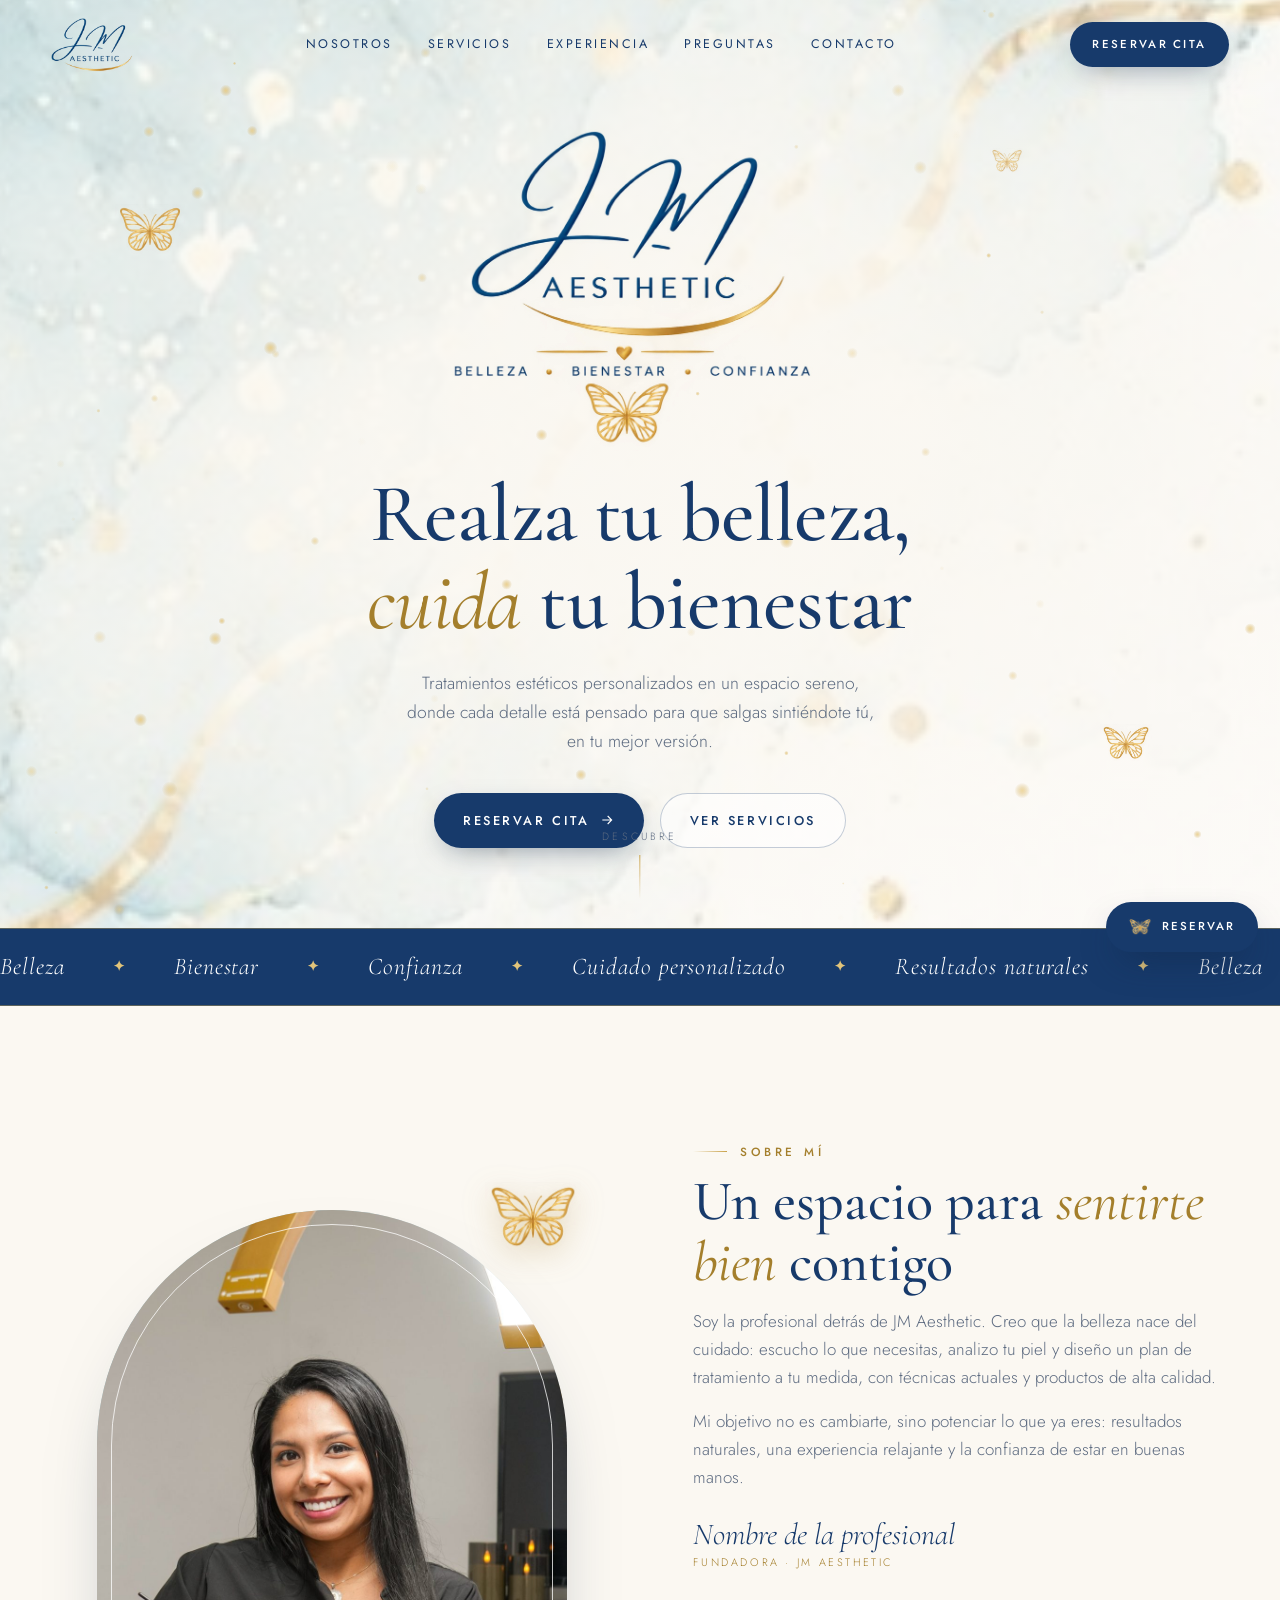
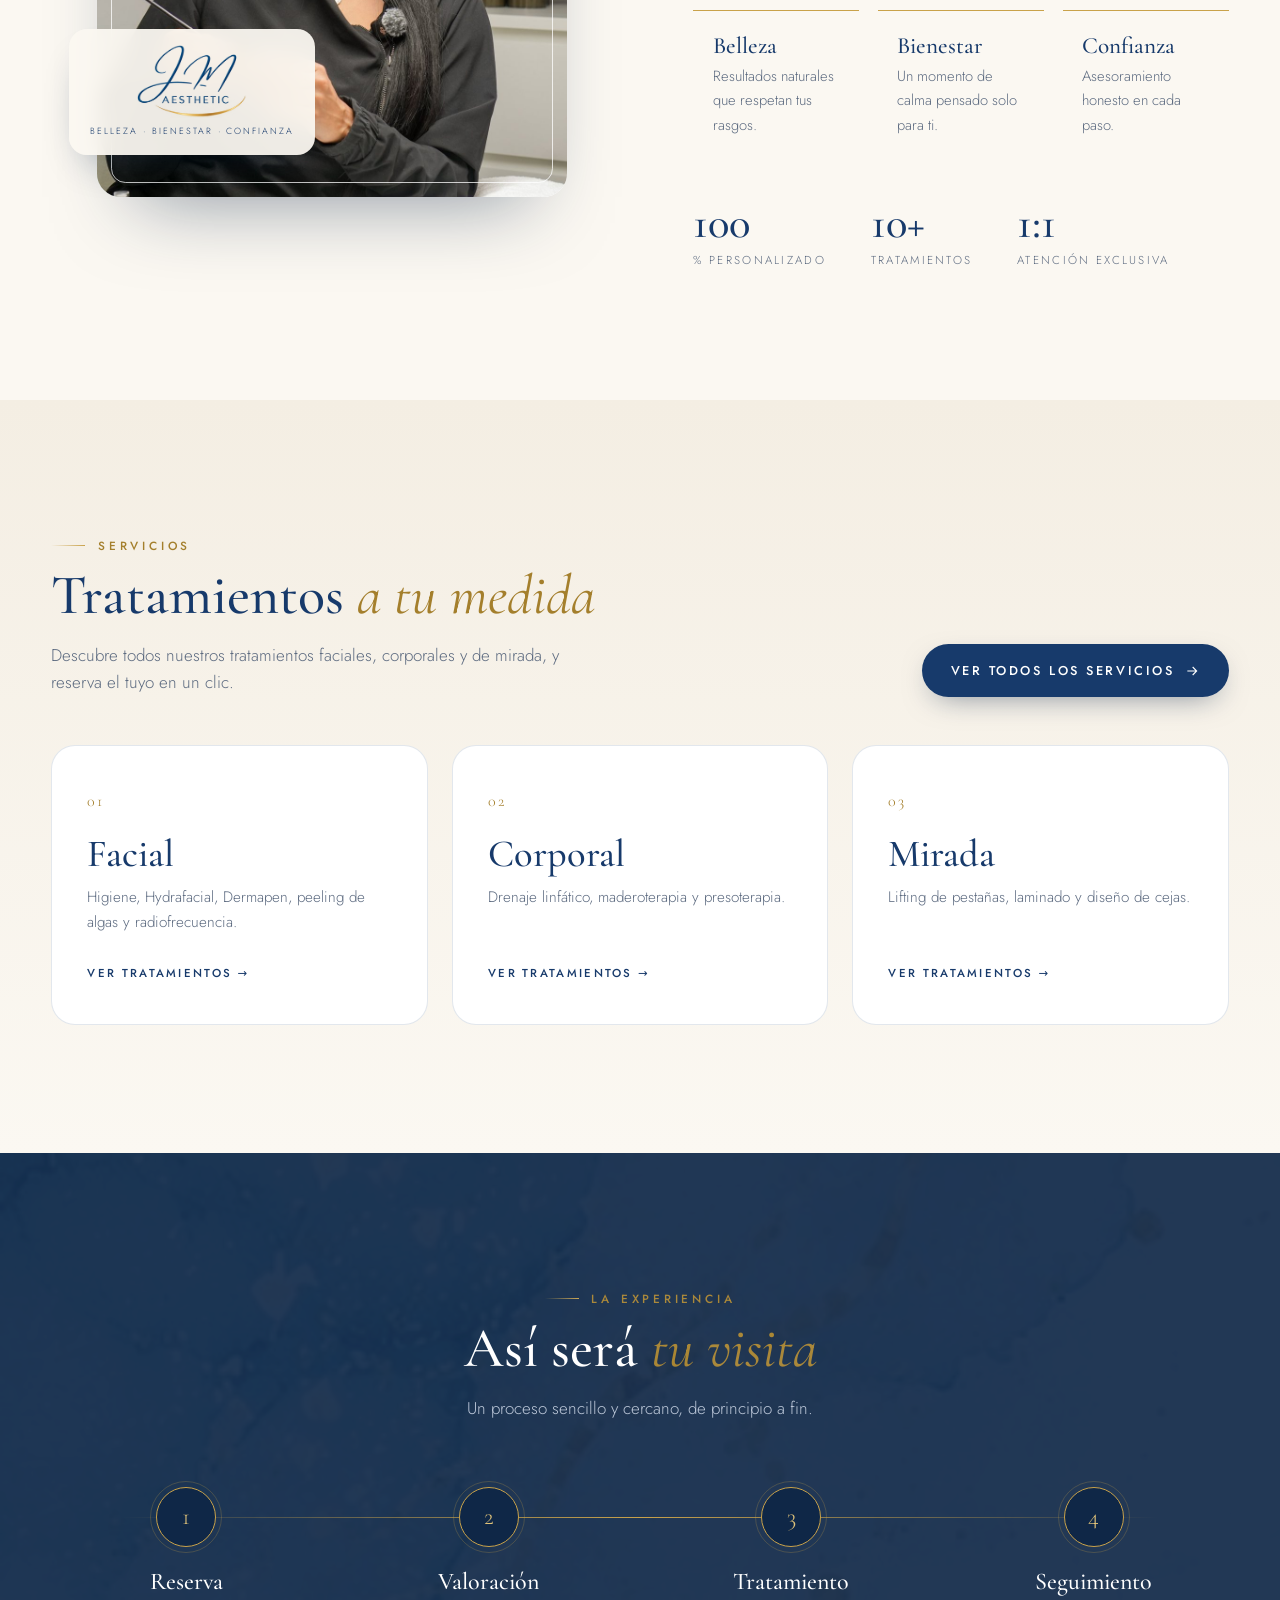
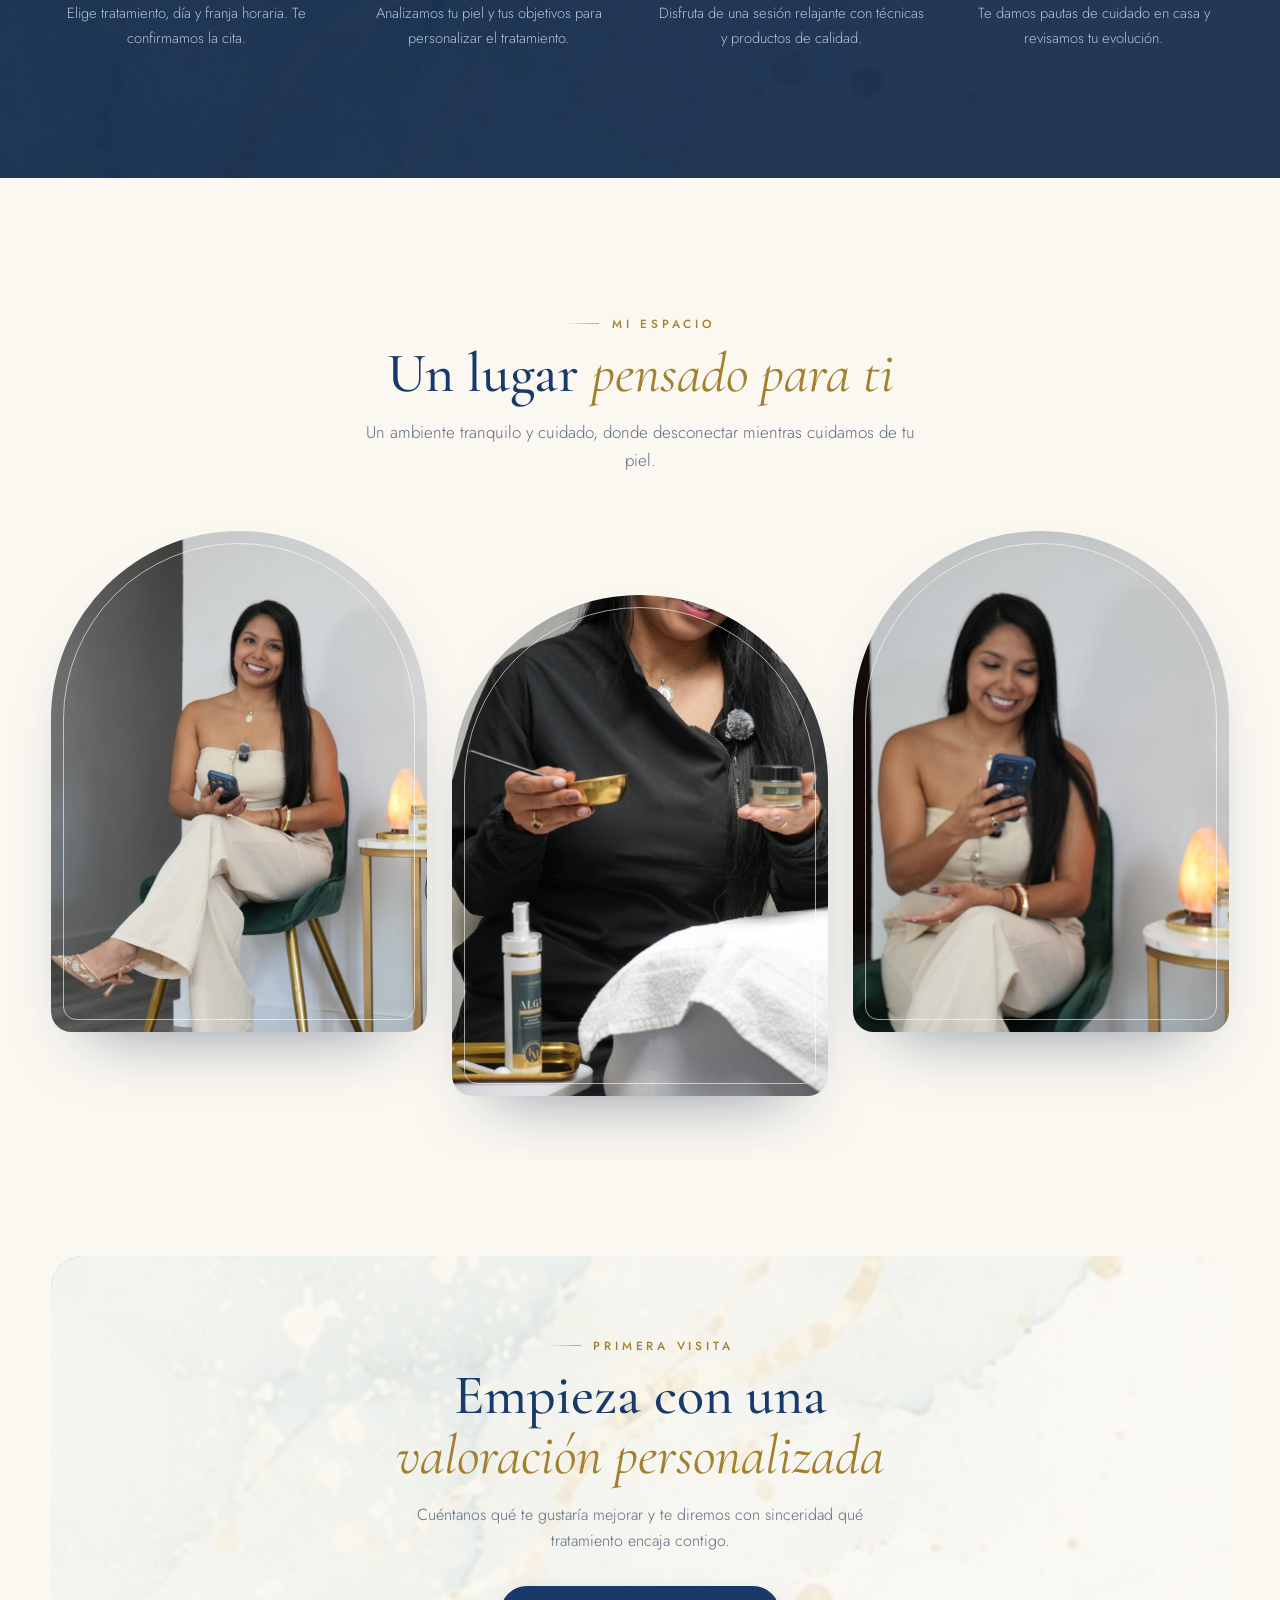
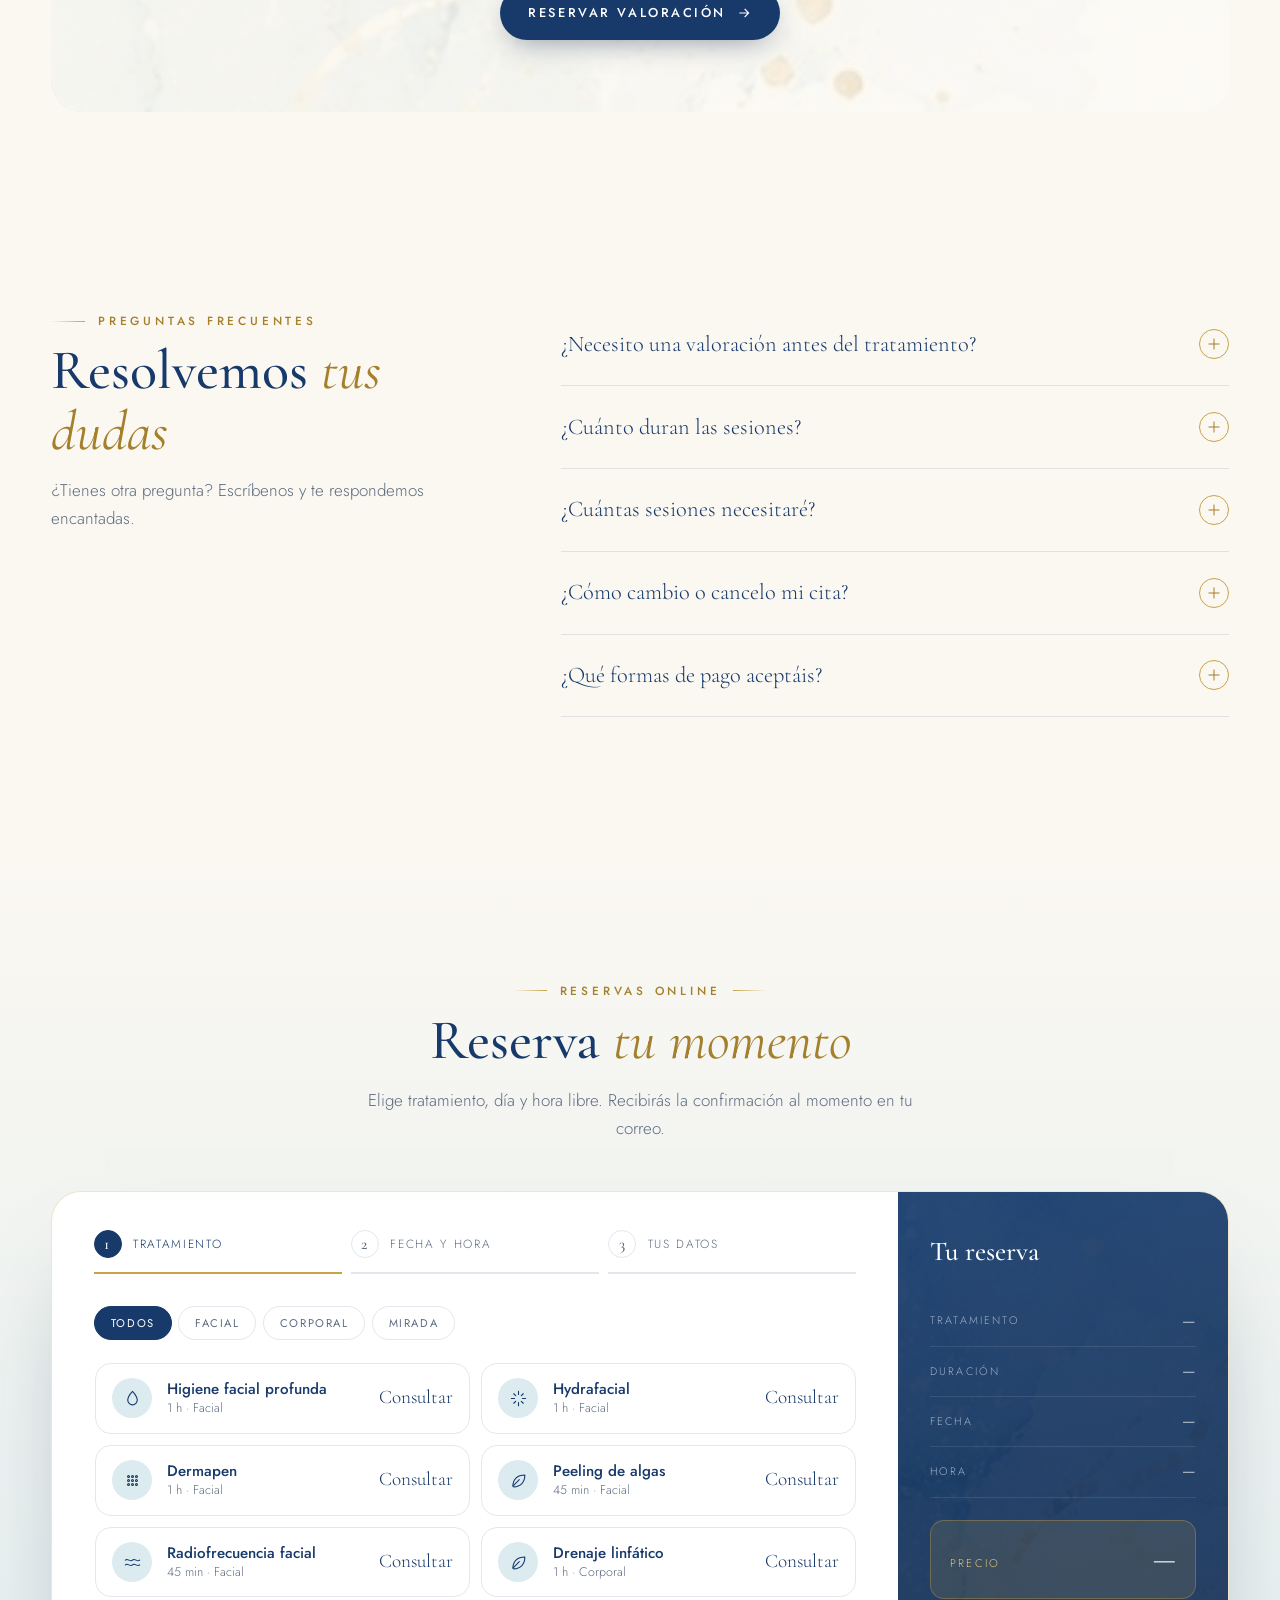
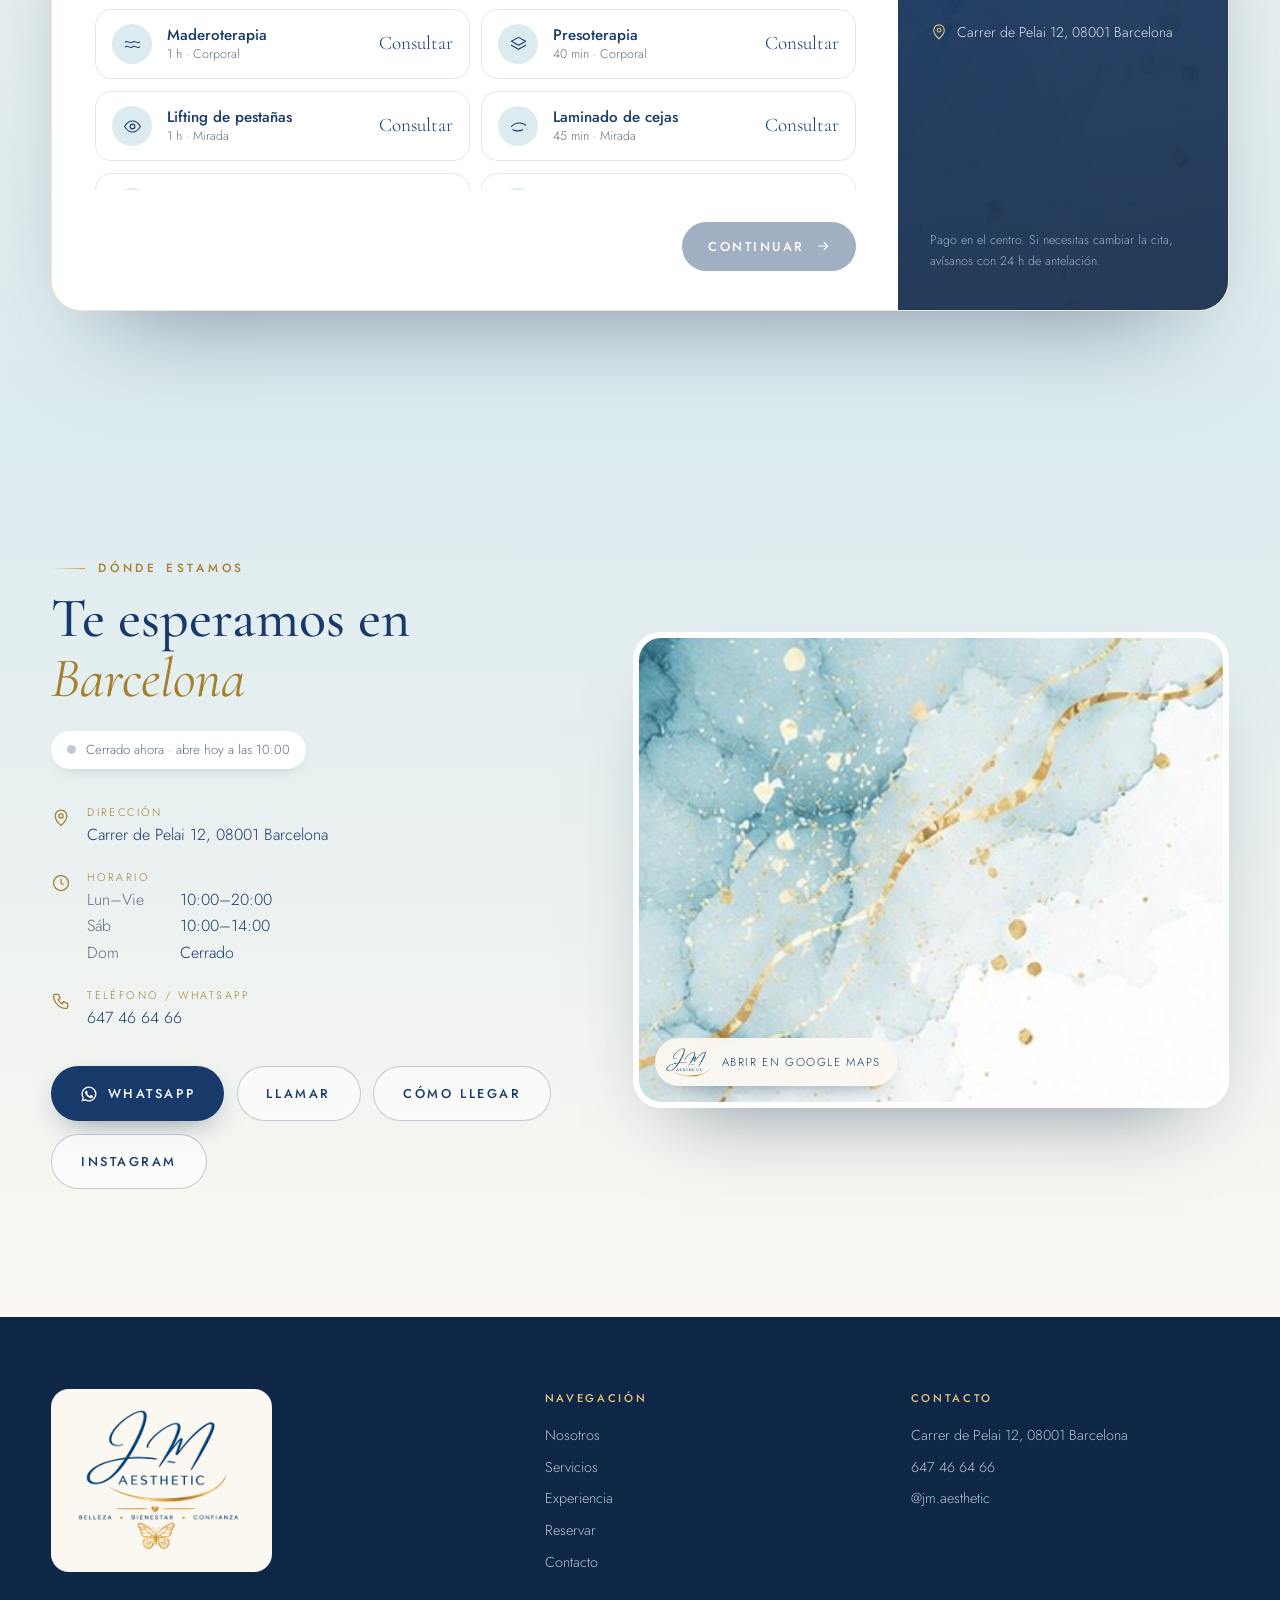
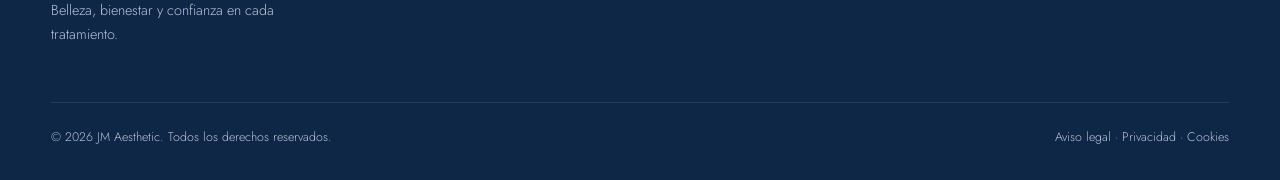
<file: index.html>
<!DOCTYPE html>
<html lang="es">
<head>
<meta charset="UTF-8">
<meta name="viewport" content="width=device-width, initial-scale=1">
<title>JM Aesthetic · Belleza, Bienestar y Confianza</title>
<meta name="description" content="JM Aesthetic: tratamientos faciales, corporales y de mirada. Belleza natural, bienestar y confianza. Reserva tu cita.">
<link rel="preconnect" href="https://fonts.googleapis.com">
<link rel="preconnect" href="https://fonts.gstatic.com" crossorigin>
<link href="https://fonts.googleapis.com/css2?family=Cormorant+Garamond:ital,wght@0,400;0,500;0,600;1,400;1,500&family=Jost:wght@300;400;500&display=swap" rel="stylesheet">
<link rel="stylesheet" href="styles.css">
</head>
<body>

<header id="top">
  <div class="wrap nav">
    <a href="#inicio" class="brand" aria-label="JM Aesthetic, inicio"><img src="logo-mark.png" alt="JM Aesthetic"></a>
    <nav class="links" id="links">
      <a href="#nosotros">Nosotros</a>
      <a href="servicios.html">Servicios</a>
      <a href="#proceso">Experiencia</a>
      <a href="#faq">Preguntas</a>
      <a href="#contacto">Contacto</a>
    </nav>
    <a href="#reservar" class="btn btn-primary" data-book>Reservar cita</a>
    <button class="burger" id="burger" aria-label="Abrir menú"><span></span><span></span><span></span></button>
  </div>
</header>

<main>
<!-- HERO -->
<section class="hero" id="inicio">
  <div class="hero-bg" aria-hidden="true"></div>
  <canvas id="sparkles" aria-hidden="true"></canvas>
  <div class="flutter f1" aria-hidden="true"><img src="butterfly.png" alt=""></div>
  <div class="flutter f2" aria-hidden="true"><img src="butterfly.png" alt=""></div>
  <div class="flutter f3" aria-hidden="true"><img src="butterfly.png" alt=""></div>
  <div class="wrap hero-inner">
    <img class="hero-logo" src="logo.png" alt="JM Aesthetic · Belleza, Bienestar, Confianza">
    <h1 id="heroTitle">Realza tu belleza, <em>cuida</em> tu bienestar</h1>
    <p>Tratamientos estéticos personalizados en un espacio sereno, donde cada detalle está pensado para que salgas sintiéndote tú, en tu mejor versión.</p>
    <div class="ctas">
      <a href="#reservar" class="btn btn-primary btn-shine" data-book>Reservar cita
        <svg viewBox="0 0 24 24" fill="none" stroke="currentColor" stroke-width="1.6"><path d="M5 12h14M13 6l6 6-6 6"/></svg></a>
      <a href="servicios.html" class="btn btn-ghost">Ver servicios</a>
    </div>
  </div>
  <div class="scroll-hint" aria-hidden="true">Descubre<i></i></div>
</section>

<!-- MARQUEE -->
<div class="marquee" aria-hidden="true">
  <div class="track">
    <span>Belleza <b>✦</b> Bienestar <b>✦</b> Confianza <b>✦</b> Cuidado personalizado <b>✦</b> Resultados naturales <b>✦</b></span>
    <span>Belleza <b>✦</b> Bienestar <b>✦</b> Confianza <b>✦</b> Cuidado personalizado <b>✦</b> Resultados naturales <b>✦</b></span>
  </div>
</div>

<!-- ABOUT -->
<section class="about" id="nosotros">
  <div class="wrap about-grid">
    <div class="about-photo rv rv-l">
      <figure class="photo-frame">
        <img src="foto.jpg" alt="La profesional de JM Aesthetic en su cabina de tratamiento">
      </figure>
      <img class="photo-bfly" src="butterfly.png" alt="">
      <div class="photo-badge"><img src="logo-mark.png" alt=""><span>Belleza · Bienestar · Confianza</span></div>
    </div>
    <div>
      <span class="eyebrow rv">Sobre mí</span>
      <h2 class="rv" style="--d:.1s">Un espacio para <em>sentirte bien</em> contigo</h2>
      <p class="lead rv" style="--d:.2s">Soy la profesional detrás de JM Aesthetic. Creo que la belleza nace del cuidado: escucho lo que necesitas, analizo tu piel y diseño un plan de tratamiento a tu medida, con técnicas actuales y productos de alta calidad.</p>
      <p class="lead rv" style="--d:.25s;margin-top:1rem">Mi objetivo no es cambiarte, sino potenciar lo que ya eres: resultados naturales, una experiencia relajante y la confianza de estar en buenas manos.</p>
      <p class="signature rv" style="--d:.3s"><span data-cfg="ownerName"></span><small>Fundadora · JM Aesthetic</small></p>
      <div class="pillars">
        <div class="pillar rv" style="--d:.1s"><h3>Belleza</h3><p>Resultados naturales que respetan tus rasgos.</p></div>
        <div class="pillar rv" style="--d:.2s"><h3>Bienestar</h3><p>Un momento de calma pensado solo para ti.</p></div>
        <div class="pillar rv" style="--d:.3s"><h3>Confianza</h3><p>Asesoramiento honesto en cada paso.</p></div>
      </div>
      <div class="stats rv" style="--d:.35s">
        <div class="stat"><strong data-count="100">0</strong><span>% personalizado</span></div>
        <div class="stat"><strong data-count="10" data-plus>0</strong><span>Tratamientos</span></div>
        <div class="stat"><strong data-count="1" data-suffix=":1">0</strong><span>Atención exclusiva</span></div>
      </div>
    </div>
  </div>
</section>

<!-- SERVICES TEASER -->
<section class="services" id="servicios">
  <div class="wrap">
    <div class="sec-head">
      <div>
        <span class="eyebrow rv">Servicios</span>
        <h2 class="rv" style="--d:.1s">Tratamientos <em>a tu medida</em></h2>
        <p class="lead rv" style="--d:.2s">Descubre todos nuestros tratamientos faciales, corporales y de mirada, y reserva el tuyo en un clic.</p>
      </div>
      <a href="servicios.html" class="btn btn-primary rv" style="--d:.2s">Ver todos los servicios
        <svg viewBox="0 0 24 24" fill="none" stroke="currentColor" stroke-width="1.6"><path d="M5 12h14M13 6l6 6-6 6"/></svg></a>
    </div>
    <div class="cats">
      <a href="servicios.html#facial" class="cat rv" style="--d:.05s"><span class="cat-n">01</span><h3>Facial</h3><p>Higiene, Hydrafacial, Dermapen, peeling de algas y radiofrecuencia.</p><span class="cat-go">Ver tratamientos →</span></a>
      <a href="servicios.html#corporal" class="cat rv" style="--d:.15s"><span class="cat-n">02</span><h3>Corporal</h3><p>Drenaje linfático, maderoterapia y presoterapia.</p><span class="cat-go">Ver tratamientos →</span></a>
      <a href="servicios.html#mirada" class="cat rv" style="--d:.25s"><span class="cat-n">03</span><h3>Mirada</h3><p>Lifting de pestañas, laminado y diseño de cejas.</p><span class="cat-go">Ver tratamientos →</span></a>
    </div>
  </div>
</section>

<!-- PROCESS -->
<section class="process" id="proceso">
  <div class="wrap">
    <div style="text-align:center;max-width:640px;margin:0 auto">
      <span class="eyebrow rv">La experiencia</span>
      <h2 class="rv" style="--d:.1s">Así será <em>tu visita</em></h2>
      <p class="lead rv" style="--d:.2s;margin:0 auto">Un proceso sencillo y cercano, de principio a fin.</p>
    </div>
    <div class="steps" id="steps">
      <div class="step rv" style="--d:.1s"><div class="n">1</div><h3>Reserva</h3><p>Elige tratamiento, día y franja horaria. Te confirmamos la cita.</p></div>
      <div class="step rv" style="--d:.25s"><div class="n">2</div><h3>Valoración</h3><p>Analizamos tu piel y tus objetivos para personalizar el tratamiento.</p></div>
      <div class="step rv" style="--d:.4s"><div class="n">3</div><h3>Tratamiento</h3><p>Disfruta de una sesión relajante con técnicas y productos de calidad.</p></div>
      <div class="step rv" style="--d:.55s"><div class="n">4</div><h3>Seguimiento</h3><p>Te damos pautas de cuidado en casa y revisamos tu evolución.</p></div>
    </div>
  </div>
</section>

<!-- GALLERY -->
<section class="gallery" id="espacio">
  <div class="wrap">
    <div style="text-align:center;max-width:640px;margin:0 auto 3.5rem">
      <span class="eyebrow rv">Mi espacio</span>
      <h2 class="rv" style="--d:.1s">Un lugar <em>pensado para ti</em></h2>
      <p class="lead rv" style="--d:.2s;margin:0 auto">Un ambiente tranquilo y cuidado, donde desconectar mientras cuidamos de tu piel.</p>
    </div>
    <div class="gal-grid">
      <figure class="gal rv" style="--d:.05s"><img src="galeria-1.jpg" alt="La profesional de JM Aesthetic sentada en su centro" loading="lazy"><figcaption>Atención cercana</figcaption></figure>
      <figure class="gal gal-mid rv" style="--d:.2s"><img src="galeria-3.jpg" style="object-position:50% 8%" alt="Preparación de un tratamiento facial con algas" loading="lazy"><figcaption>Productos de calidad</figcaption></figure>
      <figure class="gal rv" style="--d:.35s"><img src="galeria-2.jpg" alt="Momento en el espacio de JM Aesthetic" loading="lazy"><figcaption>Un momento para ti</figcaption></figure>
    </div>
  </div>
</section>

<!-- OFFER -->
<section class="offer">
  <div class="wrap">
    <div class="offer-box rv rv-s">
      <span class="eyebrow">Primera visita</span>
      <h2>Empieza con una <em>valoración personalizada</em></h2>
      <p>Cuéntanos qué te gustaría mejorar y te diremos con sinceridad qué tratamiento encaja contigo.</p>
      <a href="#reservar" class="btn btn-primary btn-shine" data-book data-svc="Valoración personalizada">Reservar valoración
        <svg viewBox="0 0 24 24" fill="none" stroke="currentColor" stroke-width="1.6"><path d="M5 12h14M13 6l6 6-6 6"/></svg></a>
    </div>
  </div>
</section>

<!-- FAQ -->
<section class="faq" id="faq">
  <div class="wrap faq-grid">
    <div>
      <span class="eyebrow rv">Preguntas frecuentes</span>
      <h2 class="rv" style="--d:.1s">Resolvemos <em>tus dudas</em></h2>
      <p class="lead rv" style="--d:.2s">¿Tienes otra pregunta? Escríbenos y te respondemos encantadas.</p>
    </div>
    <div class="rv" style="--d:.15s">
      <details><summary>¿Necesito una valoración antes del tratamiento?<i></i></summary><div class="ans"><p>Para tratamientos faciales y corporales recomendamos una primera valoración. Así elegimos lo más adecuado para tu tipo de piel y tus objetivos.</p></div></details>
      <details><summary>¿Cuánto duran las sesiones?<i></i></summary><div class="ans"><p>Depende del tratamiento: entre 30 y 90 minutos. Encontrarás la duración aproximada en cada servicio.</p></div></details>
      <details><summary>¿Cuántas sesiones necesitaré?<i></i></summary><div class="ans"><p>Algunos tratamientos se notan desde la primera sesión; otros funcionan mejor en un plan de varias sesiones. Te lo explicamos en la valoración.</p></div></details>
      <details><summary>¿Cómo cambio o cancelo mi cita?<i></i></summary><div class="ans"><p>Escríbenos por WhatsApp o llámanos con al menos 24 horas de antelación y te buscamos otro hueco sin problema.</p></div></details>
      <details><summary>¿Qué formas de pago aceptáis?<i></i></summary><div class="ans"><p>El pago se realiza en el centro, el día de tu cita.</p></div></details>
    </div>
  </div>
</section>

<!-- BOOKING -->
<section class="booking" id="reservar">
  <div class="wrap">
    <div class="bk-head">
      <span class="eyebrow rv">Reservas online</span>
      <h2 class="rv" style="--d:.1s">Reserva <em>tu momento</em></h2>
      <p class="lead rv" style="--d:.2s">Elige tratamiento, día y hora libre. Recibirás la confirmación al momento en tu correo.</p>
    </div>

    <div class="bk rv rv-s" id="bk" style="--d:.15s">
      <div class="bk-main">
        <ol class="bk-steps" id="bkSteps">
          <li class="on"><b>1</b><span>Tratamiento</span></li>
          <li><b>2</b><span>Fecha y hora</span></li>
          <li><b>3</b><span>Tus datos</span></li>
        </ol>

        <!-- Paso 1 -->
        <div class="bk-panel" data-step="1">
          <div class="bk-tabs" id="bkTabs">
            <button type="button" class="on" data-f="all">Todos</button>
            <button type="button" data-f="facial">Facial</button>
            <button type="button" data-f="corporal">Corporal</button>
            <button type="button" data-f="mirada">Mirada</button>
          </div>
          <div class="bk-svcs" id="bkSvcs" role="radiogroup" aria-label="Tratamiento"></div>
        </div>

        <!-- Paso 2 -->
        <div class="bk-panel" data-step="2" hidden>
          <div class="bk-date">
            <div class="cal">
              <div class="cal-head">
                <button type="button" class="cal-nav" id="calPrev" aria-label="Mes anterior">‹</button>
                <strong id="calTitle"></strong>
                <button type="button" class="cal-nav" id="calNext" aria-label="Mes siguiente">›</button>
              </div>
              <div class="cal-week"><span>L</span><span>M</span><span>X</span><span>J</span><span>V</span><span>S</span><span>D</span></div>
              <div class="cal-days" id="calDays"></div>
            </div>
            <div class="times">
              <h4 id="slotsTitle">Elige un día</h4>
              <div class="time-grid" id="bkSlots"><p class="muted">Selecciona una fecha en el calendario para ver las horas libres.</p></div>
            </div>
          </div>
        </div>

        <!-- Paso 3 -->
        <form class="bk-panel bk-form" data-step="3" id="bkForm" hidden novalidate>
          <div class="row">
            <div class="field"><label for="fName">Nombre y apellidos</label><input id="fName" name="name" required autocomplete="name" placeholder="Tu nombre"></div>
            <div class="field"><label for="fPhone">Teléfono</label><input id="fPhone" name="phone" type="tel" required autocomplete="tel" placeholder="600 000 000"></div>
          </div>
          <div class="field"><label for="fEmail">Correo electrónico</label><input id="fEmail" name="email" type="email" required autocomplete="email" placeholder="tu@correo.com"></div>
          <div class="field"><label for="fMsg">Comentarios (opcional)</label><textarea id="fMsg" name="notes" placeholder="Alergias, dudas o lo que te gustaría mejorar"></textarea></div>
          <input class="hp" name="website" tabindex="-1" autocomplete="off" aria-hidden="true">
          <label class="check"><input type="checkbox" id="fOk" required><span>Acepto que mis datos se usen únicamente para gestionar mi cita.</span></label>
          <p class="bk-error" id="bkError" role="alert"></p>
        </form>

        <!-- Hecho -->
        <div class="bk-panel bk-done" data-step="4" hidden>
          <div class="done-ico"><img src="butterfly.png" alt=""></div>
          <h3>¡Cita reservada!</h3>
          <p id="doneText"></p>
          <div class="done-actions">
            <a class="btn btn-primary" id="doneCal" href="#" target="_blank" rel="noopener">Añadir a mi calendario</a>
            <button type="button" class="btn btn-ghost" id="doneNew">Hacer otra reserva</button>
          </div>
          <p class="muted" id="doneDemo"></p>
        </div>

        <div class="bk-nav" id="bkNav">
          <button type="button" class="btn btn-ghost" id="bkBack">Atrás</button>
          <button type="button" class="btn btn-primary" id="bkNext" disabled>Continuar
            <svg viewBox="0 0 24 24" fill="none" stroke="currentColor" stroke-width="1.6"><path d="M5 12h14M13 6l6 6-6 6"/></svg></button>
        </div>
      </div>

      <aside class="bk-sum" aria-live="polite">
        <h4>Tu reserva</h4>
        <dl>
          <div><dt>Tratamiento</dt><dd id="sSvc">—</dd></div>
          <div><dt>Duración</dt><dd id="sDur">—</dd></div>
          <div><dt>Fecha</dt><dd id="sDate">—</dd></div>
          <div><dt>Hora</dt><dd id="sTime">—</dd></div>
        </dl>
        <div class="sum-price"><span>Precio</span><strong id="sPrice">—</strong></div>
        <p class="sum-addr"><svg viewBox="0 0 24 24" fill="none" stroke="currentColor" stroke-width="1.5"><path d="M12 21s-7-6.2-7-11.5A7 7 0 0 1 19 9.5C19 14.8 12 21 12 21z"/><circle cx="12" cy="9.5" r="2.5"/></svg><span data-cfg="address"></span></p>
        <p class="sum-note">Pago en el centro. Si necesitas cambiar la cita, avísanos con 24 h de antelación.</p>
      </aside>
    </div>
  </div>
</section>

<!-- CONTACT -->
<section class="contact" id="contacto">
  <div class="wrap contact-grid">
    <div>
      <span class="eyebrow rv">Dónde estamos</span>
      <h2 class="rv" style="--d:.1s">Te esperamos en <em>Barcelona</em></h2>
      <p class="open-now rv" id="openNow" style="--d:.15s"></p>
      <div class="contact-list rv" style="--d:.2s">
        <div><svg viewBox="0 0 24 24" fill="none" stroke="currentColor" stroke-width="1.5"><path d="M12 21s-7-6.2-7-11.5A7 7 0 0 1 19 9.5C19 14.8 12 21 12 21z"/><circle cx="12" cy="9.5" r="2.5"/></svg><p><small>Dirección</small><span data-cfg="address"></span></p></div>
        <div><svg viewBox="0 0 24 24" fill="none" stroke="currentColor" stroke-width="1.5"><circle cx="12" cy="12" r="9"/><path d="M12 7v5l3 2"/></svg><p><small>Horario</small><span id="hoursList"></span></p></div>
        <div><svg viewBox="0 0 24 24" fill="none" stroke="currentColor" stroke-width="1.5"><path d="M5 4h4l2 5-2.5 1.5a11 11 0 0 0 5 5L15 13l5 2v4a2 2 0 0 1-2 2A16 16 0 0 1 3 6a2 2 0 0 1 2-2"/></svg><p><small>Teléfono / WhatsApp</small><a class="tel-link" data-cfg="phoneLabel"></a></p></div>
      </div>
      <div class="quick rv" style="--d:.3s">
        <a class="btn btn-primary" id="waBtn" href="#" target="_blank" rel="noopener">
          <svg viewBox="0 0 24 24" fill="currentColor" style="width:18px;height:18px"><path d="M12 2a10 10 0 0 0-8.6 15.1L2 22l5-1.3A10 10 0 1 0 12 2zm0 18.2c-1.5 0-3-.4-4.3-1.2l-.3-.2-3 .8.8-2.9-.2-.3A8.2 8.2 0 1 1 12 20.2zm4.5-6.1c-.2-.1-1.5-.7-1.7-.8s-.4-.1-.6.1-.7.8-.8 1-.3.2-.5.1a6.7 6.7 0 0 1-3.3-2.9c-.2-.4.2-.4.7-1.3.1-.2 0-.3 0-.4l-.8-1.8c-.2-.5-.4-.4-.6-.4h-.5a1 1 0 0 0-.7.3 3 3 0 0 0-.9 2.2 5.2 5.2 0 0 0 1.1 2.7 11.8 11.8 0 0 0 4.5 4c1.7.7 2.3.8 3.2.6.5-.1 1.5-.6 1.7-1.2s.2-1.1.2-1.2-.3-.2-.5-.3z"/></svg>
          WhatsApp</a>
        <a class="btn btn-ghost tel-link" data-keep>Llamar</a>
        <a class="btn btn-ghost" id="mapsBtn" href="#" target="_blank" rel="noopener">Cómo llegar</a>
        <a class="btn btn-ghost" id="igBtn" href="#" target="_blank" rel="noopener">Instagram</a>
      </div>
    </div>
    <div class="map rv rv-r" style="--d:.15s">
      <iframe id="mapFrame" title="Mapa: JM Aesthetic, Carrer de Pelai 12, Barcelona" loading="lazy" referrerpolicy="no-referrer-when-downgrade"></iframe>
      <a class="map-pin" id="mapPin" href="#" target="_blank" rel="noopener"><img src="logo-mark.png" alt=""><span>Abrir en Google Maps</span></a>
    </div>
  </div>
</section>
</main>

<footer>
  <div class="wrap">
    <div class="foot">
      <div>
        <span class="flogo"><img src="logo.png" alt="JM Aesthetic"></span>
        <p style="margin-top:1.2rem;max-width:34ch">Belleza, bienestar y confianza en cada tratamiento.</p>
      </div>
      <div><h4>Navegación</h4><ul><li><a href="#nosotros">Nosotros</a></li><li><a href="servicios.html">Servicios</a></li><li><a href="#proceso">Experiencia</a></li><li><a href="#reservar">Reservar</a></li><li><a href="#contacto">Contacto</a></li></ul></div>
      <div><h4>Contacto</h4><ul><li data-cfg="address"></li><li><a class="tel-link" data-cfg="phoneLabel"></a></li><li><a id="igFoot" href="#" target="_blank" rel="noopener" data-cfg="instagram"></a></li></ul></div>
    </div>
    <div class="legal"><span>© <span id="yr"></span> JM Aesthetic. Todos los derechos reservados.</span><span>Aviso legal · Privacidad · Cookies</span></div>
  </div>
</footer>

<a href="#reservar" class="fab" id="fab" data-book><img src="butterfly.png" alt=""><span>Reservar</span></a>
<div class="toast" id="toast" role="status"></div>

<script src="main.js"></script>
</body>
</html>
</file>
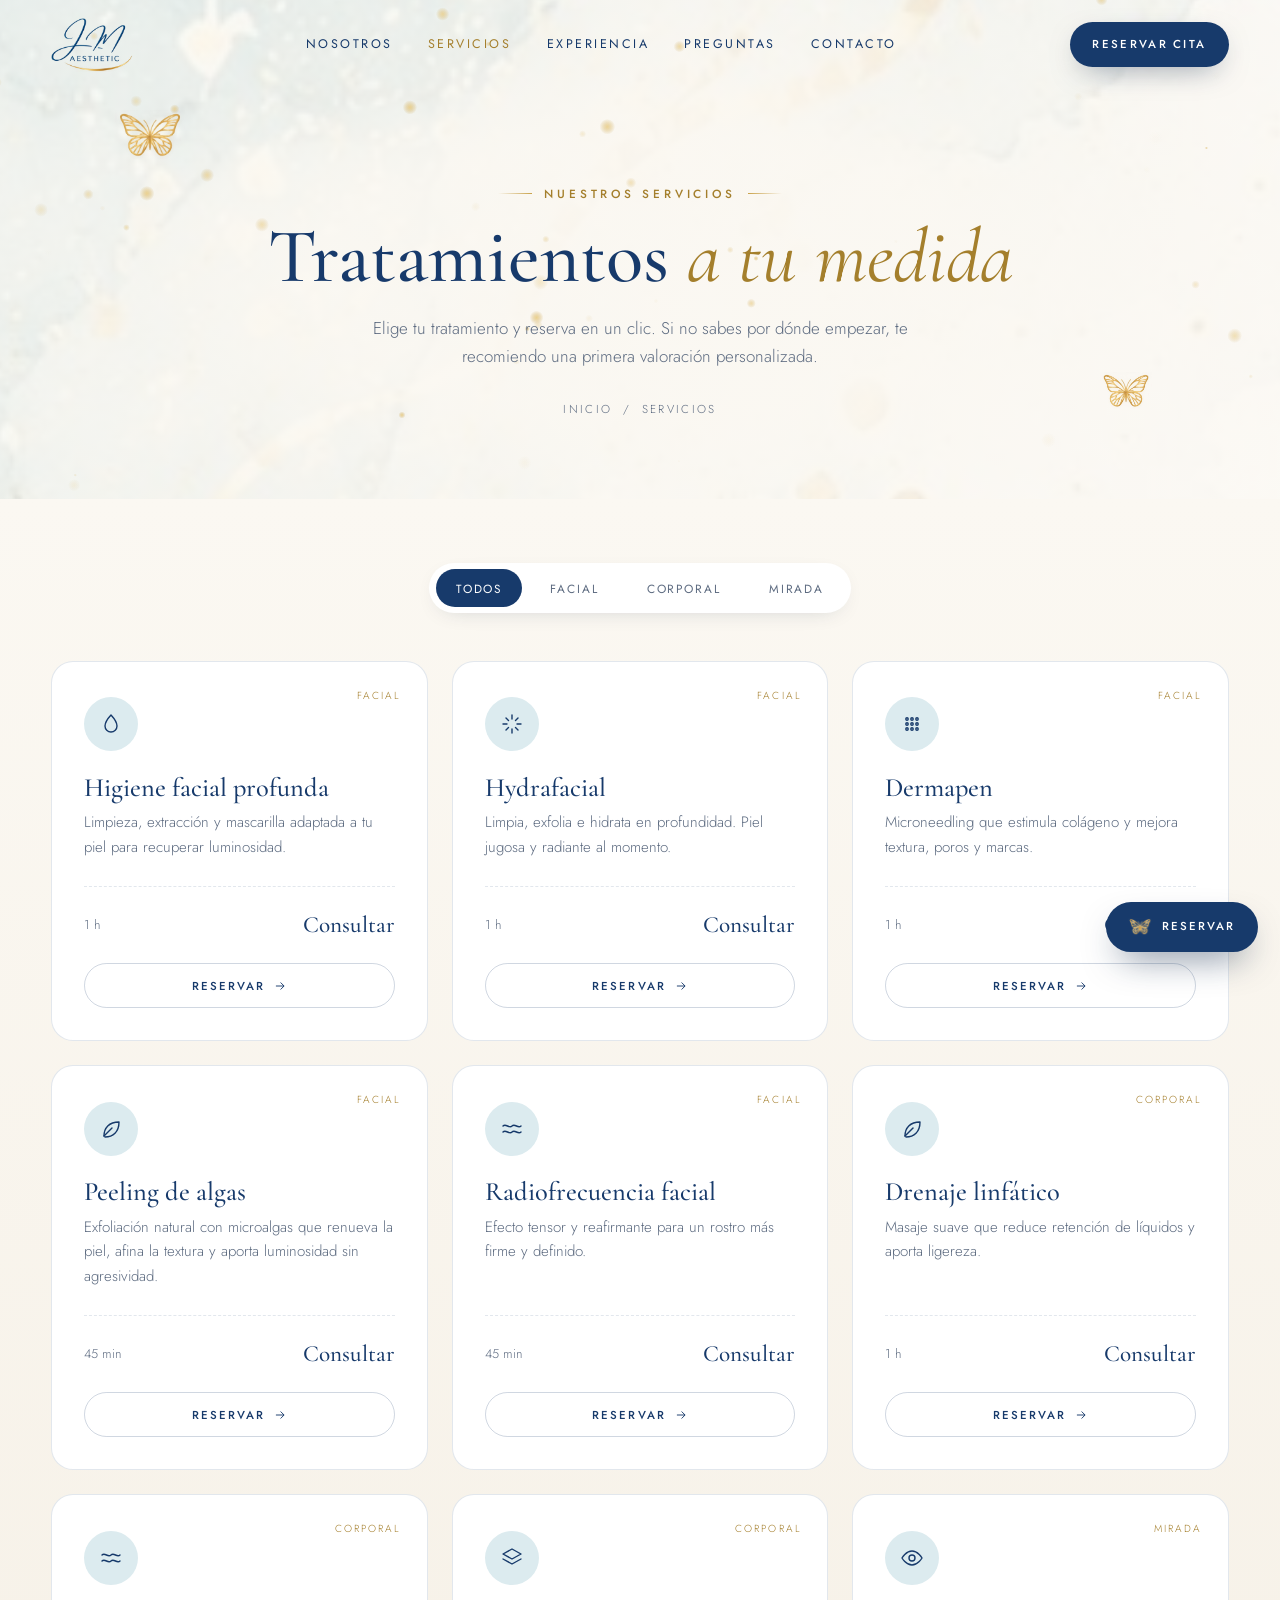
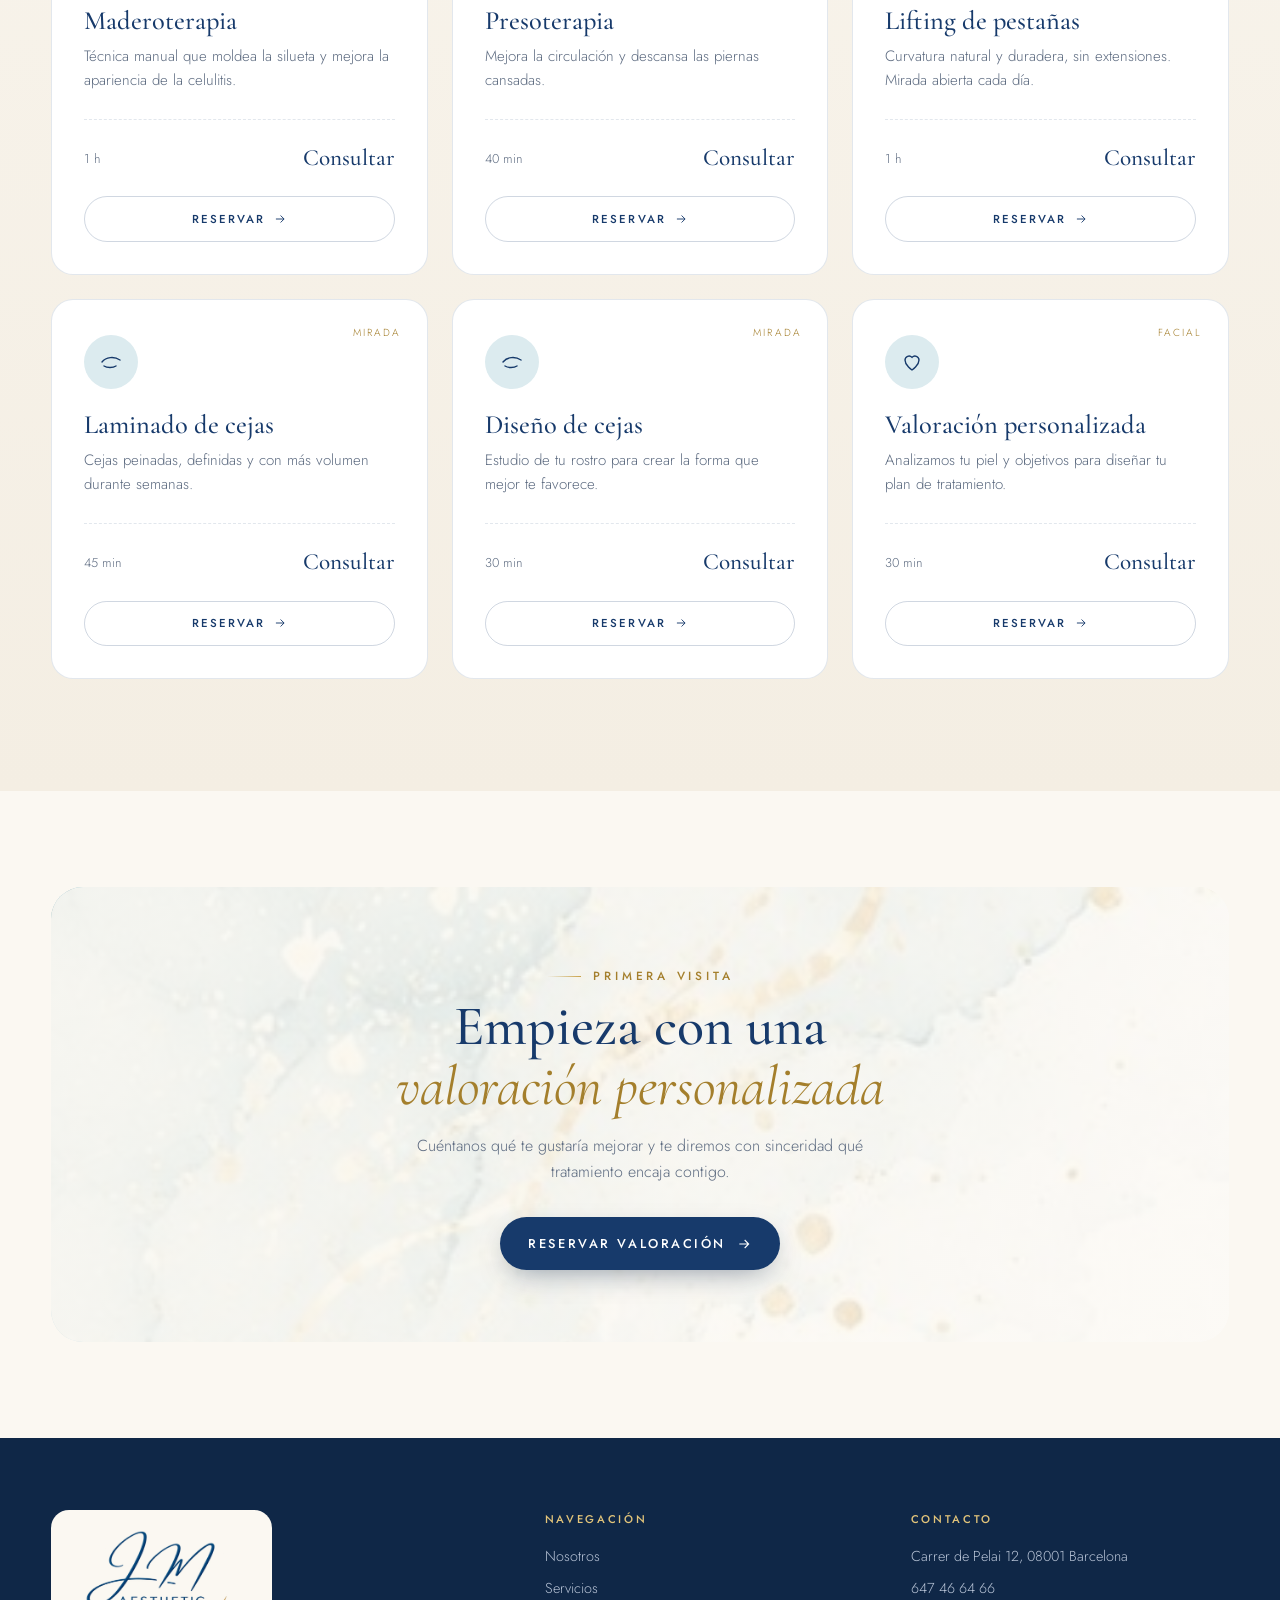
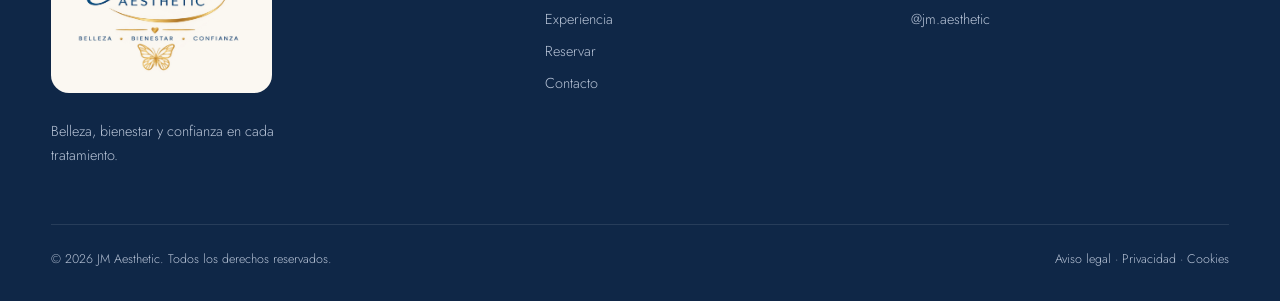
<file: servicios.html>
<!DOCTYPE html>
<html lang="es">
<head>
<meta charset="UTF-8">
<meta name="viewport" content="width=device-width, initial-scale=1">
<title>Servicios · JM Aesthetic</title>
<meta name="description" content="Servicios de JM Aesthetic: tratamientos faciales, corporales y de mirada. Belleza natural, bienestar y confianza. Reserva tu cita.">
<link rel="preconnect" href="https://fonts.googleapis.com">
<link rel="preconnect" href="https://fonts.gstatic.com" crossorigin>
<link href="https://fonts.googleapis.com/css2?family=Cormorant+Garamond:ital,wght@0,400;0,500;0,600;1,400;1,500&family=Jost:wght@300;400;500&display=swap" rel="stylesheet">
<link rel="stylesheet" href="styles.css">
</head>
<body>

<header id="top">
  <div class="wrap nav">
    <a href="index.html#inicio" class="brand" aria-label="JM Aesthetic, inicio"><img src="logo-mark.png" alt="JM Aesthetic"></a>
    <nav class="links" id="links">
      <a href="index.html#nosotros">Nosotros</a>
      <a href="servicios.html" aria-current="page">Servicios</a>
      <a href="index.html#proceso">Experiencia</a>
      <a href="index.html#faq">Preguntas</a>
      <a href="index.html#contacto">Contacto</a>
    </nav>
    <a href="index.html#reservar" class="btn btn-primary" data-book>Reservar cita</a>
    <button class="burger" id="burger" aria-label="Abrir menú"><span></span><span></span><span></span></button>
  </div>
</header>

<main>
<section class="page-hero">
  <div class="hero-bg" aria-hidden="true"></div>
  <canvas id="sparkles" aria-hidden="true"></canvas>
  <div class="flutter f1" aria-hidden="true"><img src="butterfly.png" alt=""></div>
  <div class="flutter f2" aria-hidden="true"><img src="butterfly.png" alt=""></div>
  <div class="wrap">
    <span class="eyebrow rv">Nuestros servicios</span>
    <h1 class="rv" style="--d:.1s">Tratamientos <em>a tu medida</em></h1>
    <p class="lead rv" style="--d:.2s">Elige tu tratamiento y reserva en un clic. Si no sabes por dónde empezar, te recomiendo una primera valoración personalizada.</p>
    <p class="crumbs rv" style="--d:.3s"><a href="index.html">Inicio</a> &nbsp;/&nbsp; Servicios</p>
  </div>
</section>

<section class="svc-page">
  <div class="wrap">
    <div class="filters rv" role="tablist" aria-label="Filtrar servicios">
      <button class="on" data-f="all">Todos</button>
      <button data-f="facial">Facial</button>
      <button data-f="corporal">Corporal</button>
      <button data-f="mirada">Mirada</button>
    </div>
    <div class="grid" id="grid"></div>
  </div>
</section>

<!-- OFFER -->
<section class="offer">
  <div class="wrap">
    <div class="offer-box rv rv-s">
      <span class="eyebrow">Primera visita</span>
      <h2>Empieza con una <em>valoración personalizada</em></h2>
      <p>Cuéntanos qué te gustaría mejorar y te diremos con sinceridad qué tratamiento encaja contigo.</p>
      <a href="#reservar" class="btn btn-primary btn-shine" data-book data-svc="Valoración personalizada">Reservar valoración
        <svg viewBox="0 0 24 24" fill="none" stroke="currentColor" stroke-width="1.6"><path d="M5 12h14M13 6l6 6-6 6"/></svg></a>
    </div>
  </div>
</section>
</main>

<footer>
  <div class="wrap">
    <div class="foot">
      <div>
        <span class="flogo"><img src="logo.png" alt="JM Aesthetic"></span>
        <p style="margin-top:1.2rem;max-width:34ch">Belleza, bienestar y confianza en cada tratamiento.</p>
      </div>
      <div><h4>Navegación</h4><ul><li><a href="index.html#nosotros">Nosotros</a></li><li><a href="servicios.html">Servicios</a></li><li><a href="index.html#proceso">Experiencia</a></li><li><a href="index.html#reservar">Reservar</a></li><li><a href="index.html#contacto">Contacto</a></li></ul></div>
      <div><h4>Contacto</h4><ul><li data-cfg="address"></li><li><a class="tel-link" data-cfg="phoneLabel"></a></li><li><a id="igFoot" href="#" target="_blank" rel="noopener" data-cfg="instagram"></a></li></ul></div>
    </div>
    <div class="legal"><span>© <span id="yr"></span> JM Aesthetic. Todos los derechos reservados.</span><span>Aviso legal · Privacidad · Cookies</span></div>
  </div>
</footer>

<a href="index.html#reservar" class="fab" id="fab" data-book><img src="butterfly.png" alt=""><span>Reservar</span></a>
<div class="toast" id="toast" role="status"></div>

<script src="main.js"></script>
</body>
</html>
</file>
<file: styles.css>
:root{
  --navy:#173a6b; --navy-deep:#0f2747; --ink:#22314a; --muted:#5d6b80;
  --gold:#c9a24a; --gold-2:#e2c47a; --gold-deep:#a47f2c;
  --ivory:#fbf8f2; --cream:#f4eee3; --aqua:#dcebef; --line:rgba(23,58,107,.12);
  --serif:"Cormorant Garamond",Georgia,serif; --sans:"Jost",system-ui,sans-serif;
  --ease:cubic-bezier(.22,.8,.24,1);
}
*{box-sizing:border-box;margin:0;padding:0}
[hidden]{display:none!important}
html{scroll-behavior:smooth}
html,body{overflow-x:clip}
body{font-family:var(--sans);font-weight:300;color:var(--ink);background:var(--ivory);line-height:1.65;overflow-x:hidden;-webkit-font-smoothing:antialiased}
img{max-width:100%;display:block}
a{color:inherit;text-decoration:none}
.wrap{width:min(1180px,92vw);margin:0 auto}
.eyebrow{font-size:.74rem;letter-spacing:.32em;text-transform:uppercase;color:var(--gold-deep);font-weight:500;display:inline-flex;align-items:center;gap:.8rem}
.eyebrow::before{content:"";width:34px;height:1px;background:linear-gradient(90deg,transparent,var(--gold))}
h1,h2,h3{font-family:var(--serif);font-weight:500;color:var(--navy);line-height:1.08}
h2{font-size:clamp(2.2rem,4.4vw,3.5rem);margin:.6rem 0 1rem}
h2 em,h1 em{font-style:italic;color:var(--gold-deep);font-weight:400}
.lead{color:var(--muted);font-size:1.06rem;max-width:56ch}
section{position:relative}

/* Buttons */
.btn{--bg:var(--navy);position:relative;display:inline-flex;align-items:center;gap:.6rem;padding:1rem 1.8rem;border-radius:100px;font-family:var(--sans);font-size:.8rem;letter-spacing:.2em;text-transform:uppercase;font-weight:500;cursor:pointer;border:0;overflow:hidden;transition:transform .4s var(--ease),box-shadow .4s var(--ease);isolation:isolate}
.btn-primary{background:var(--navy);color:#fff;box-shadow:0 10px 30px -12px rgba(15,39,71,.55)}
.btn-primary::before{content:"";position:absolute;inset:0;background:linear-gradient(110deg,var(--gold-deep),var(--gold),var(--gold-2));transform:translateX(-101%);transition:transform .55s var(--ease);z-index:-1}
.btn-primary:hover::before{transform:none}
.btn-primary:hover{transform:translateY(-2px);box-shadow:0 18px 36px -14px rgba(164,127,44,.7)}
.btn-ghost{background:rgba(255,255,255,.55);color:var(--navy);border:1px solid rgba(23,58,107,.25);backdrop-filter:blur(6px)}
.btn-ghost:hover{border-color:var(--gold);color:var(--gold-deep);transform:translateY(-2px)}
.btn svg{width:16px;height:16px;transition:transform .4s var(--ease)}
.btn:hover svg{transform:translateX(4px)}
.btn-shine::after{content:"";position:absolute;top:0;left:-60%;width:40%;height:100%;background:linear-gradient(100deg,transparent,rgba(255,255,255,.45),transparent);transform:skewX(-20deg);animation:shine 4.5s infinite 2s}
@keyframes shine{0%,70%{left:-60%}100%{left:130%}}

/* Header */
header{position:fixed;inset:0 0 auto;z-index:50;transition:background .4s,box-shadow .4s,padding .4s;padding:1.1rem 0}
header.scrolled{background:rgba(251,248,242,.88);backdrop-filter:blur(14px);box-shadow:0 1px 0 var(--line);padding:.55rem 0}
.nav{display:flex;align-items:center;justify-content:space-between;gap:1.5rem}
.brand img{height:54px;width:auto;transition:height .4s}
header.scrolled .brand img{height:44px}
.links{display:flex;gap:2.2rem;font-size:.78rem;letter-spacing:.2em;text-transform:uppercase;font-weight:400}
.links a{position:relative;padding:.3rem 0;color:var(--navy)}
.links a[aria-current]{color:var(--gold-deep)}
.links a::after{content:"";position:absolute;left:0;bottom:0;width:100%;height:1px;background:var(--gold);transform:scaleX(0);transform-origin:right;transition:transform .45s var(--ease)}
.links a:hover::after{transform:scaleX(1);transform-origin:left}
.nav .btn{padding:.8rem 1.4rem;font-size:.72rem}
.burger{display:none;background:none;border:0;width:42px;height:42px;cursor:pointer;position:relative}
.burger span{position:absolute;left:10px;right:10px;height:1.5px;background:var(--navy);transition:.4s var(--ease)}
.burger span:nth-child(1){top:15px}.burger span:nth-child(2){top:21px}.burger span:nth-child(3){top:27px}
.menu-open .burger span:nth-child(1){top:21px;transform:rotate(45deg)}
.menu-open .burger span:nth-child(2){opacity:0}
.menu-open .burger span:nth-child(3){top:21px;transform:rotate(-45deg)}

/* Hero */
.hero{min-height:100svh;display:grid;place-items:center;padding:8rem 0 5rem;overflow:hidden;background:var(--ivory)}
.hero-bg{position:absolute;inset:-5%;background:url(fondo.jpg) center/cover;opacity:.55;filter:saturate(1.05);transform:scale(1.08);animation:breathe 18s ease-in-out infinite alternate}
.hero::after{content:"";position:absolute;inset:0;background:radial-gradient(ellipse 70% 60% at 50% 48%,rgba(251,248,242,.94) 30%,rgba(251,248,242,.55) 70%,rgba(251,248,242,.2));pointer-events:none}
@keyframes breathe{to{transform:scale(1.16) translate(-1.5%,1%)}}
#sparkles{position:absolute;inset:0;width:100%;height:100%;z-index:2;pointer-events:none}
.hero-inner{position:relative;z-index:3;text-align:center;display:flex;flex-direction:column;align-items:center}
.hero-logo{width:min(380px,72vw);margin-bottom:1.2rem;opacity:0;animation:logoIn 1.6s var(--ease) .2s forwards}
@keyframes logoIn{from{opacity:0;transform:translateY(18px) scale(.96);filter:blur(8px)}to{opacity:1;transform:none;filter:none}}
.hero h1{font-size:clamp(2.6rem,6.4vw,5.2rem);max-width:15ch;letter-spacing:-.01em}
.hero h1 .w{display:inline-block;opacity:0;transform:translateY(.5em);animation:wordUp 1s var(--ease) forwards}
@keyframes wordUp{to{opacity:1;transform:none}}
.hero p{margin:1.4rem auto 2.3rem;color:var(--muted);font-size:1.1rem;max-width:48ch;opacity:0;animation:fadeUp 1s var(--ease) 1.5s forwards}
.hero .ctas{display:flex;gap:1rem;flex-wrap:wrap;justify-content:center;opacity:0;animation:fadeUp 1s var(--ease) 1.75s forwards}
@keyframes fadeUp{from{opacity:0;transform:translateY(16px)}to{opacity:1;transform:none}}
.flutter{position:absolute;z-index:3;width:70px;pointer-events:none;opacity:.9}
.flutter img{animation:flap .9s ease-in-out infinite alternate;transform-origin:center}
@keyframes flap{from{transform:scaleX(1)}to{transform:scaleX(.55)}}
.f1{top:22%;left:9%;animation:drift1 16s ease-in-out infinite}
.f2{bottom:18%;right:10%;width:52px;animation:drift2 19s ease-in-out infinite}
.f3{top:16%;right:20%;width:34px;opacity:.6;animation:drift1 22s ease-in-out infinite reverse}
@keyframes drift1{0%,100%{transform:translate(0,0) rotate(-8deg)}25%{transform:translate(40px,-30px) rotate(6deg)}50%{transform:translate(10px,-60px) rotate(-4deg)}75%{transform:translate(-30px,-20px) rotate(10deg)}}
@keyframes drift2{0%,100%{transform:translate(0,0) rotate(10deg)}33%{transform:translate(-50px,-40px) rotate(-6deg)}66%{transform:translate(-20px,20px) rotate(4deg)}}
.scroll-hint{position:absolute;bottom:1.8rem;left:50%;transform:translateX(-50%);z-index:3;font-size:.66rem;letter-spacing:.3em;text-transform:uppercase;color:var(--muted);display:flex;flex-direction:column;align-items:center;gap:.6rem}
.scroll-hint i{width:1px;height:44px;background:linear-gradient(var(--gold),transparent);animation:drop 2.2s ease-in-out infinite}
@keyframes drop{0%{transform:scaleY(0);transform-origin:top}50%{transform:scaleY(1);transform-origin:top}51%{transform-origin:bottom}100%{transform:scaleY(0);transform-origin:bottom}}

/* Marquee */
.marquee{background:var(--navy);color:#fff;overflow:hidden;padding:1.15rem 0;border-block:1px solid rgba(201,162,74,.4)}
.track{display:flex;gap:3rem;width:max-content;animation:marquee 32s linear infinite;font-family:var(--serif);font-size:1.5rem;font-style:italic;letter-spacing:.04em}
.track span{display:flex;align-items:center;gap:3rem;white-space:nowrap}
.track b{color:var(--gold-2);font-style:normal;font-size:.9rem}
@keyframes marquee{to{transform:translateX(-50%)}}

/* About */
.about{padding:8rem 0}
.about-grid{display:grid;grid-template-columns:1.05fr 1fr;gap:5rem;align-items:center}
.about-visual{position:relative;aspect-ratio:4/5;border-radius:240px 240px 24px 24px;overflow:hidden;background:url(fondo.jpg) center/cover;box-shadow:0 40px 80px -40px rgba(15,39,71,.45)}
.about-visual::before{content:"";position:absolute;inset:14px;border:1px solid rgba(255,255,255,.7);border-radius:228px 228px 14px 14px;z-index:2}
.about-visual .card{position:absolute;inset:auto 8% 9% 8%;background:rgba(251,248,242,.88);backdrop-filter:blur(10px);border-radius:18px;padding:2rem 1.6rem;text-align:center;z-index:3}
.about-visual .card img{width:62%;margin:0 auto .8rem}
.about-visual .card p{font-size:.7rem;letter-spacing:.3em;text-transform:uppercase;color:var(--navy)}
.about-visual .bfly{position:absolute;top:18%;left:50%;width:120px;transform:translateX(-50%);z-index:3;filter:drop-shadow(0 8px 16px rgba(164,127,44,.35));animation:float 6s ease-in-out infinite}
@keyframes float{50%{transform:translate(-50%,-14px)}}
.pillars{display:grid;grid-template-columns:repeat(3,1fr);gap:1.2rem;margin-top:2.6rem}
.pillar{padding:1.4rem 1.2rem;border-top:1px solid var(--gold)}
.pillar h3{font-size:1.45rem;margin-bottom:.35rem}
.pillar p{font-size:.92rem;color:var(--muted)}
.stats{display:flex;gap:2.8rem;margin-top:2.6rem;flex-wrap:wrap}
.stat strong{display:block;font-family:var(--serif);font-size:2.8rem;color:var(--navy);font-weight:500;line-height:1}
.stat span{font-size:.72rem;letter-spacing:.2em;text-transform:uppercase;color:var(--muted)}

/* About photo */
.about-photo{position:relative;max-width:470px;width:100%;margin-inline:auto}
.photo-frame{position:relative;aspect-ratio:4/5;border-radius:260px 260px 26px 26px;overflow:hidden;background:url(fondo.jpg) center/cover;box-shadow:0 40px 80px -40px rgba(15,39,71,.5)}
.photo-frame::after{content:"";position:absolute;inset:14px;border:1px solid rgba(255,255,255,.75);border-radius:246px 246px 16px 16px;z-index:3;pointer-events:none}
.photo-frame img{position:absolute;inset:0;width:100%;height:100%;object-fit:cover;object-position:50% 30%;z-index:2;transition:transform 1.4s var(--ease)}
.about-photo:hover .photo-frame img{transform:scale(1.04)}
.photo-ph{position:absolute;inset:0;display:flex;flex-direction:column;align-items:center;justify-content:center;gap:.6rem;background:rgba(251,248,242,.55);color:var(--navy);text-align:center}
.photo-ph svg{width:46px;height:46px;color:var(--gold-deep)}
.photo-ph span{font-family:var(--serif);font-size:1.5rem}
.photo-ph small{font-size:.7rem;letter-spacing:.2em;text-transform:uppercase;color:var(--muted)}
.photo-bfly{position:absolute;top:-28px;right:-14px;width:96px;z-index:4;filter:drop-shadow(0 8px 16px rgba(164,127,44,.35));animation:floatB 6s ease-in-out infinite}
@keyframes floatB{50%{transform:translateY(-14px) rotate(-6deg)}}
.photo-badge{position:absolute;left:-28px;bottom:42px;z-index:4;background:rgba(251,248,242,.94);backdrop-filter:blur(10px);border-radius:18px;padding:1rem 1.3rem;box-shadow:0 20px 40px -20px rgba(15,39,71,.45);display:flex;flex-direction:column;align-items:center;gap:.4rem;animation:floatC 7s ease-in-out infinite}
@keyframes floatC{50%{transform:translateY(-8px)}}
.photo-badge img{width:110px}
.photo-badge span{font-size:.56rem;letter-spacing:.22em;text-transform:uppercase;color:var(--navy)}
.signature{margin-top:1.6rem;font-family:var(--serif);font-style:italic;font-size:1.9rem;color:var(--navy);line-height:1.1}
.signature small{display:block;font-family:var(--sans);font-style:normal;font-size:.68rem;letter-spacing:.24em;text-transform:uppercase;color:var(--gold-deep);margin-top:.35rem}

/* Category tiles */
.cats{display:grid;grid-template-columns:repeat(3,1fr);gap:1.5rem}
.cat{position:relative;overflow:hidden;border-radius:24px;padding:2.6rem 2.2rem;background:#fff;border:1px solid var(--line);min-height:280px;display:flex;flex-direction:column;transition:transform .5s var(--ease),box-shadow .5s var(--ease);isolation:isolate}
.cat::before{content:"";position:absolute;inset:0;background:url(fondo.jpg) center/cover;opacity:0;transform:scale(1.1);transition:opacity .7s var(--ease),transform 1.2s var(--ease);z-index:-1}
.cat:hover{transform:translateY(-8px);box-shadow:0 30px 60px -30px rgba(15,39,71,.4)}
.cat:hover::before{opacity:.45;transform:none}
.cat-n{font-family:var(--serif);font-size:1rem;color:var(--gold-deep);letter-spacing:.1em}
.cat h3{font-size:2.4rem;margin:1.2rem 0 .6rem}
.cat p{color:var(--muted);font-size:.95rem;flex:1}
.cat-go{margin-top:1.4rem;font-size:.72rem;letter-spacing:.2em;text-transform:uppercase;color:var(--navy);font-weight:500;transition:letter-spacing .4s var(--ease)}
.cat:hover .cat-go{letter-spacing:.28em;color:var(--gold-deep)}

/* Page hero (servicios) */
.page-hero{padding:11rem 0 5rem;text-align:center;overflow:hidden;background:var(--ivory)}
.page-hero .hero-bg{opacity:.5}
.page-hero::after{content:"";position:absolute;inset:0;background:radial-gradient(ellipse 70% 80% at 50% 55%,rgba(251,248,242,.95) 35%,rgba(251,248,242,.5));pointer-events:none}
.page-hero .wrap{position:relative;z-index:3}
.page-hero h1{font-size:clamp(2.8rem,6vw,4.8rem);margin:.8rem 0 1rem}
.page-hero .lead{margin:0 auto}
.page-hero .eyebrow::after{content:"";width:34px;height:1px;background:linear-gradient(90deg,var(--gold),transparent)}
.crumbs{font-size:.72rem;letter-spacing:.2em;text-transform:uppercase;color:var(--muted);margin-top:1.8rem}
.crumbs a:hover{color:var(--gold-deep)}
.svc-page{padding:4rem 0 7rem;background:linear-gradient(180deg,var(--ivory),var(--cream))}
.svc-page .filters{margin:0 auto 3rem;width:max-content;max-width:100%}

/* Services */
.services{padding:8rem 0;background:linear-gradient(180deg,var(--cream),var(--ivory))}
.sec-head{display:flex;justify-content:space-between;align-items:end;gap:2rem;flex-wrap:wrap;margin-bottom:3rem}
.filters{display:flex;gap:.5rem;flex-wrap:wrap;background:#fff;padding:.4rem;border-radius:100px;box-shadow:0 6px 24px -14px rgba(15,39,71,.3)}
.filters button{border:0;background:none;padding:.65rem 1.25rem;border-radius:100px;font-family:var(--sans);font-size:.74rem;letter-spacing:.16em;text-transform:uppercase;cursor:pointer;color:var(--muted);transition:.35s var(--ease)}
.filters button.on{background:var(--navy);color:#fff}
.grid{display:grid;grid-template-columns:repeat(3,1fr);gap:1.5rem}
.svc{position:relative;background:#fff;border-radius:22px;padding:2.2rem 2rem 2rem;border:1px solid var(--line);overflow:hidden;transition:transform .5s var(--ease),box-shadow .5s var(--ease),opacity .4s,border-color .5s;display:flex;flex-direction:column}
.svc::before{content:"";position:absolute;inset:0;background:url(fondo.jpg) center/cover;opacity:0;transition:opacity .6s var(--ease)}
.svc::after{content:"";position:absolute;inset:0;background:linear-gradient(180deg,rgba(255,255,255,.88),rgba(255,255,255,.96));opacity:0;transition:opacity .6s}
.svc>*{position:relative;z-index:1}
.svc:hover{transform:translateY(-8px);box-shadow:0 30px 60px -30px rgba(15,39,71,.4);border-color:rgba(201,162,74,.5)}
.svc:hover::before{opacity:.9}.svc:hover::after{opacity:1}
.svc.hide{display:none}
.svc .ico{width:54px;height:54px;border-radius:50%;display:grid;place-items:center;background:var(--aqua);color:var(--navy);margin-bottom:1.4rem;transition:.5s var(--ease)}
.svc:hover .ico{background:var(--navy);color:var(--gold-2);transform:rotate(-8deg) scale(1.06)}
.svc .ico svg{width:24px;height:24px}
.svc .tag{position:absolute;top:1.6rem;right:1.6rem;font-size:.64rem;letter-spacing:.2em;text-transform:uppercase;color:var(--gold-deep)}
.svc h3{font-size:1.65rem;margin-bottom:.5rem}
.svc p{font-size:.94rem;color:var(--muted);flex:1}
.svc .meta{display:flex;justify-content:space-between;align-items:center;margin-top:1.6rem;padding-top:1.2rem;border-top:1px dashed var(--line);font-size:.8rem;color:var(--muted)}
.svc .book{font-size:.72rem;letter-spacing:.18em;text-transform:uppercase;color:var(--navy);font-weight:500;display:inline-flex;align-items:center;gap:.4rem;cursor:pointer;background:none;border:0;font-family:var(--sans)}
.svc .book svg{width:14px;transition:transform .35s var(--ease)}
.svc .book:hover{color:var(--gold-deep)}
.svc .book:hover svg{transform:translateX(4px)}

/* Process */
.process{padding:8rem 0;background:var(--navy-deep);color:#e8edf5;overflow:hidden}
.process::before{content:"";position:absolute;inset:0;background:url(fondo.jpg) center/cover;opacity:.08;mix-blend-mode:screen}
.process h2{color:#fff}
.process .lead{color:#b7c3d6}
.steps{display:grid;grid-template-columns:repeat(4,1fr);gap:2rem;margin-top:4rem;position:relative}
.steps::before{content:"";position:absolute;top:30px;left:6%;right:6%;height:1px;background:linear-gradient(90deg,transparent,var(--gold),transparent);transform:scaleX(0);transform-origin:left;transition:transform 1.8s var(--ease)}
.steps.in::before{transform:scaleX(1)}
.step{text-align:center;position:relative}
.step .n{width:60px;height:60px;margin:0 auto 1.4rem;border-radius:50%;border:1px solid var(--gold);display:grid;place-items:center;font-family:var(--serif);font-size:1.5rem;color:var(--gold-2);background:var(--navy-deep);position:relative}
.step .n::after{content:"";position:absolute;inset:-7px;border-radius:50%;border:1px solid rgba(201,162,74,.25);animation:pulse 3s ease-out infinite}
@keyframes pulse{from{transform:scale(.9);opacity:1}to{transform:scale(1.35);opacity:0}}
.step h3{color:#fff;font-size:1.5rem;margin-bottom:.4rem}
.step p{font-size:.92rem;color:#b7c3d6}

/* Gallery */
.gallery{padding:8rem 0 4rem;overflow:hidden}
.gal-grid{display:grid;grid-template-columns:repeat(3,1fr);gap:1.6rem;align-items:start;padding-bottom:4rem}
.gal{position:relative;margin:0;aspect-ratio:3/4;border-radius:200px 200px 22px 22px;overflow:hidden;box-shadow:0 34px 70px -40px rgba(15,39,71,.55)}
.gal-mid{transform:translateY(4rem)}
.gal-mid.rv{transform:translateY(calc(4rem + 40px))}
.gal-mid.rv.in{transform:translateY(4rem)}
.gal img{width:100%;height:100%;object-fit:cover;object-position:50% 30%;transition:transform 1.4s var(--ease)}
.gal:hover img{transform:scale(1.06)}
.gal::after{content:"";position:absolute;inset:12px;border:1px solid rgba(255,255,255,.6);border-radius:188px 188px 14px 14px;pointer-events:none}
.gal figcaption{position:absolute;left:50%;bottom:1.4rem;transform:translate(-50%,8px);opacity:0;white-space:nowrap;background:rgba(251,248,242,.9);backdrop-filter:blur(8px);padding:.6rem 1.2rem;border-radius:100px;font-size:.68rem;letter-spacing:.22em;text-transform:uppercase;color:var(--navy);transition:.5s var(--ease)}
.gal:hover figcaption{opacity:1;transform:translate(-50%,0)}

/* Offer band */
.offer{padding:6rem 0}
.offer-box{position:relative;border-radius:32px;overflow:hidden;padding:4.5rem 3rem;text-align:center;background:url(fondo.jpg) center/cover}
.offer-box::before{content:"";position:absolute;inset:0;background:linear-gradient(120deg,rgba(251,248,242,.92),rgba(251,248,242,.7))}
.offer-box>*{position:relative}
.offer-box h2{max-width:20ch;margin-inline:auto}
.offer-box p{margin:0 auto 2rem;max-width:52ch;color:var(--muted)}

/* FAQ */
.faq{padding:6rem 0 8rem}
.faq-grid{display:grid;grid-template-columns:.8fr 1.2fr;gap:4rem}
details{border-bottom:1px solid var(--line);padding:1.4rem 0}
summary{list-style:none;cursor:pointer;display:flex;justify-content:space-between;align-items:center;gap:1rem;font-family:var(--serif);font-size:1.4rem;color:var(--navy)}
summary::-webkit-details-marker{display:none}
summary i{flex:none;width:30px;height:30px;border-radius:50%;border:1px solid var(--gold);position:relative;transition:transform .45s var(--ease),background .3s}
summary i::before,summary i::after{content:"";position:absolute;left:50%;top:50%;width:11px;height:1px;background:var(--gold-deep);transform:translate(-50%,-50%)}
summary i::after{transform:translate(-50%,-50%) rotate(90deg);transition:transform .45s var(--ease)}
details[open] summary i{transform:rotate(180deg);background:var(--gold)}
details[open] summary i::before,details[open] summary i::after{background:#fff}
details[open] summary i::after{transform:translate(-50%,-50%) rotate(0)}
.ans{overflow:hidden;color:var(--muted);font-size:.98rem}
.ans p{padding-top:.8rem;max-width:62ch}

/* Booking */
.booking{padding:8rem 0;background:linear-gradient(180deg,var(--ivory),var(--aqua))}
.book-grid{display:grid;grid-template-columns:1fr 1.15fr;gap:4rem;align-items:start}
.contact-list{margin-top:2.2rem;display:grid;gap:1.3rem}
.contact-list div{display:flex;gap:1rem;align-items:flex-start}
.contact-list svg{width:20px;height:20px;color:var(--gold-deep);flex:none;margin-top:.25rem}
.contact-list small{display:block;font-size:.68rem;letter-spacing:.22em;text-transform:uppercase;color:var(--gold-deep)}
.contact-list span{color:var(--navy)}
.quick{display:flex;gap:.8rem;flex-wrap:wrap;margin-top:2.2rem}
form{background:#fff;border-radius:28px;padding:2.6rem;box-shadow:0 40px 80px -45px rgba(15,39,71,.5);border:1px solid rgba(201,162,74,.25)}
form h3{font-size:2rem;margin-bottom:.3rem}
form>p{color:var(--muted);font-size:.92rem;margin-bottom:1.6rem}
.row{display:grid;grid-template-columns:1fr 1fr;gap:1rem}
.field{position:relative;margin-bottom:1.1rem}
.field label{display:block;font-size:.68rem;letter-spacing:.2em;text-transform:uppercase;color:var(--muted);margin-bottom:.4rem}
.field input,.field select,.field textarea{width:100%;font:inherit;font-weight:400;color:var(--ink);background:var(--ivory);border:1px solid var(--line);border-radius:12px;padding:.85rem 1rem;transition:border-color .3s,box-shadow .3s;appearance:none}
.field textarea{resize:vertical;min-height:90px}
.field input:focus,.field select:focus,.field textarea:focus{outline:none;border-color:var(--gold);box-shadow:0 0 0 4px rgba(201,162,74,.15)}
.field.sel::after{content:"";position:absolute;right:1.1rem;bottom:1.25rem;width:7px;height:7px;border-right:1.5px solid var(--navy);border-bottom:1.5px solid var(--navy);transform:rotate(45deg);pointer-events:none}
.slots{display:flex;gap:.5rem;flex-wrap:wrap}
.slots label{margin:0;cursor:pointer}
.slots input{position:absolute;opacity:0}
.slots span{display:inline-block;padding:.6rem 1.1rem;border-radius:100px;border:1px solid var(--line);font-size:.82rem;letter-spacing:.04em;text-transform:none;color:var(--ink);transition:.3s}
.slots input:checked+span{background:var(--navy);color:#fff;border-color:var(--navy)}
.slots input:focus-visible+span{box-shadow:0 0 0 3px rgba(201,162,74,.4)}
form .btn{width:100%;justify-content:center;margin-top:.6rem}
.form-note{font-size:.78rem;color:var(--muted);text-align:center;margin-top:1rem}
.flash{animation:flash 1.2s var(--ease)}
@keyframes flash{30%{box-shadow:0 0 0 6px rgba(201,162,74,.35)}}
.toast{position:fixed;left:50%;bottom:2rem;transform:translate(-50%,calc(100% + 3rem));visibility:hidden;background:var(--navy);color:#fff;padding:1rem 1.5rem;border-radius:14px;font-size:.9rem;z-index:80;transition:transform .5s var(--ease);max-width:90vw;box-shadow:0 20px 40px -20px rgba(0,0,0,.5)}
.toast.show{transform:translate(-50%,0);visibility:visible}


/* Price on service cards */
.svc .meta .price{font-family:var(--serif);font-size:1.45rem;font-weight:500;color:var(--navy)}
.book-full{margin-top:1.2rem;width:100%;display:flex;justify-content:center;align-items:center;gap:.5rem;padding:.85rem 1rem;border-radius:100px;border:1px solid rgba(23,58,107,.2);background:transparent;color:var(--navy);font-family:var(--sans);font-size:.72rem;letter-spacing:.18em;text-transform:uppercase;font-weight:500;cursor:pointer;transition:.35s var(--ease)}
.book-full svg{width:14px;transition:transform .35s var(--ease)}
.book-full:hover{background:var(--navy);color:#fff;border-color:var(--navy)}
.book-full:hover svg{transform:translateX(4px)}

/* ===== Booking widget ===== */
.bk-head{text-align:center;max-width:640px;margin:0 auto 3rem}
.bk-head .lead{margin:0 auto}
.bk-head .eyebrow::after{content:"";width:34px;height:1px;background:linear-gradient(90deg,var(--gold),transparent)}
.bk{display:grid;grid-template-columns:1fr 330px;background:#fff;border-radius:30px;border:1px solid rgba(201,162,74,.28);box-shadow:0 50px 100px -55px rgba(15,39,71,.55);overflow:hidden;scroll-margin-top:90px}
.bk-main{padding:2.4rem 2.6rem;min-width:0;display:flex;flex-direction:column}
.bk-steps{list-style:none;display:flex;gap:.6rem;margin-bottom:2rem;counter-reset:s}
.bk-steps li{flex:1;display:flex;align-items:center;gap:.7rem;padding-bottom:.9rem;border-bottom:2px solid var(--line);color:var(--muted);font-size:.74rem;letter-spacing:.14em;text-transform:uppercase;transition:.4s var(--ease)}
.bk-steps b{width:28px;height:28px;border-radius:50%;display:grid;place-items:center;border:1px solid var(--line);font-family:var(--serif);font-size:1rem;font-weight:500;transition:.4s var(--ease);flex:none}
.bk-steps li.on{color:var(--navy);border-color:var(--gold)}
.bk-steps li.on b{background:var(--navy);color:#fff;border-color:var(--navy)}
.bk-steps li.done{color:var(--gold-deep);border-color:rgba(201,162,74,.5)}
.bk-steps li.done b{background:var(--gold);color:#fff;border-color:var(--gold)}
.bk-panel{animation:panelIn .55s var(--ease)}
@keyframes panelIn{from{opacity:0;transform:translateY(14px)}to{opacity:1;transform:none}}
.bk-tabs{display:flex;gap:.4rem;flex-wrap:wrap;margin-bottom:1.2rem}
.bk-tabs button{border:1px solid var(--line);background:none;padding:.5rem 1rem;border-radius:100px;font-family:var(--sans);font-size:.7rem;letter-spacing:.14em;text-transform:uppercase;color:var(--muted);cursor:pointer;transition:.3s}
.bk-tabs button.on{background:var(--navy);color:#fff;border-color:var(--navy)}
.bk-svcs{display:grid;grid-template-columns:1fr 1fr;gap:.7rem;max-height:430px;overflow:auto;padding:.2rem .3rem .2rem .1rem;margin-right:-.3rem;scrollbar-width:thin}
.opt{position:relative;display:flex;align-items:center;gap:.9rem;padding:.9rem 1rem;border:1px solid var(--line);border-radius:16px;cursor:pointer;transition:border-color .3s,background .3s,transform .3s var(--ease)}
.opt:hover{border-color:rgba(201,162,74,.6);transform:translateY(-2px)}
.opt input{position:absolute;opacity:0;pointer-events:none}
.opt.on{border-color:var(--gold);background:linear-gradient(120deg,#fffaf0,#fff);box-shadow:0 10px 24px -16px rgba(164,127,44,.6)}
.opt:has(input:focus-visible){box-shadow:0 0 0 3px rgba(201,162,74,.4)}
.opt-ico{width:40px;height:40px;border-radius:50%;display:grid;place-items:center;background:var(--aqua);color:var(--navy);flex:none;transition:.35s}
.opt-ico svg{width:19px;height:19px}
.opt.on .opt-ico{background:var(--navy);color:var(--gold-2)}
.opt-txt{flex:1;min-width:0;display:flex;flex-direction:column;line-height:1.3}
.opt-txt b{font-weight:500;color:var(--navy);font-size:.95rem}
.opt-txt small{color:var(--muted);font-size:.78rem}
.opt-price{font-family:var(--serif);font-size:1.2rem;color:var(--navy);white-space:nowrap}
.bk-date{display:grid;grid-template-columns:1.05fr 1fr;gap:2rem;align-items:start}
.cal-head{display:flex;align-items:center;justify-content:space-between;margin-bottom:1rem}
.cal-head strong{font-family:var(--serif);font-size:1.5rem;font-weight:500;color:var(--navy)}
.cal-nav{width:38px;height:38px;border-radius:50%;border:1px solid var(--line);background:none;font-size:1.3rem;color:var(--navy);cursor:pointer;transition:.3s}
.cal-nav:hover:not(:disabled){border-color:var(--gold);color:var(--gold-deep)}
.cal-nav:disabled{opacity:.3;cursor:default}
.cal-week,.cal-days{display:grid;grid-template-columns:repeat(7,1fr);gap:.3rem;text-align:center}
.cal-week span{font-size:.68rem;letter-spacing:.15em;color:var(--muted);padding:.3rem 0}
.cal-days button{aspect-ratio:1;border:0;border-radius:50%;background:none;font-family:var(--sans);font-size:.92rem;color:var(--navy);cursor:pointer;position:relative;transition:.25s}
.cal-days button:hover:not(:disabled){background:var(--aqua)}
.cal-days button:disabled{color:#c3c9d3;cursor:default}
.cal-days button.today::after{content:"";position:absolute;bottom:5px;left:50%;width:4px;height:4px;margin-left:-2px;border-radius:50%;background:var(--gold)}
.cal-days button.sel{background:var(--navy);color:#fff;box-shadow:0 8px 18px -8px rgba(15,39,71,.7)}
.times h4{font-family:var(--serif);font-weight:500;font-size:1.25rem;color:var(--navy);margin:.4rem 0 1rem;text-transform:none}
.time-grid{display:grid;grid-template-columns:repeat(3,1fr);gap:.5rem;max-height:330px;overflow:auto;padding:2px}
.time-grid .muted{grid-column:1/-1}
.slot{padding:.7rem .4rem;border-radius:12px;border:1px solid var(--line);background:#fff;font-family:var(--sans);font-size:.92rem;color:var(--navy);cursor:pointer;transition:.25s;animation:panelIn .4s var(--ease) both}
.slot:hover{border-color:var(--gold);color:var(--gold-deep)}
.slot.sel{background:var(--gold);border-color:var(--gold);color:#fff}
.sk{height:42px;border-radius:12px;background:linear-gradient(90deg,#f1ede5 25%,#faf7f1 50%,#f1ede5 75%);background-size:200% 100%;animation:sk 1.1s linear infinite}
@keyframes sk{to{background-position:-200% 0}}
.muted{color:var(--muted);font-size:.92rem}
.muted a{color:var(--gold-deep);text-decoration:underline}
.bk-form .field{margin-bottom:1rem}
.hp{position:absolute;left:-9999px;width:1px;height:1px;opacity:0}
.check{display:flex;gap:.7rem;align-items:flex-start;font-size:.86rem;color:var(--muted);cursor:pointer;margin-top:.3rem}
.check input{width:18px;height:18px;accent-color:var(--navy);margin-top:.15rem;flex:none}
.bk-error{color:#a2382f;font-size:.88rem;min-height:1.2em;margin-top:.8rem}
.bk-error a{text-decoration:underline}
.bk-nav{display:flex;justify-content:space-between;gap:1rem;margin-top:auto;padding-top:2rem}
.bk-nav .btn{padding:.9rem 1.6rem}
.bk-nav .btn:disabled{opacity:.4;cursor:not-allowed;transform:none;box-shadow:none}
.bk-nav .btn:disabled::before{display:none}
.bk-done{text-align:center;padding:2rem 0 1rem}
.done-ico{width:86px;height:86px;margin:0 auto 1.2rem;border-radius:50%;display:grid;place-items:center;background:radial-gradient(circle,#fff7e6,#f3e4bf);animation:pop .7s var(--ease)}
.done-ico img{width:52px;animation:flap .8s ease-in-out infinite alternate}
@keyframes pop{from{transform:scale(.4);opacity:0}to{transform:none;opacity:1}}
.bk-done h3{font-size:2.3rem;margin-bottom:.6rem}
.bk-done p{color:var(--muted);max-width:46ch;margin:0 auto}
.done-actions{display:flex;gap:.8rem;justify-content:center;flex-wrap:wrap;margin:1.8rem 0 1rem}
.bk-sum{background:linear-gradient(170deg,var(--navy),var(--navy-deep));color:#dfe6f1;padding:2.4rem 2rem;position:relative;overflow:hidden;display:flex;flex-direction:column}
.bk-sum::before{content:"";position:absolute;inset:0;background:url(fondo.jpg) center/cover;opacity:.09;mix-blend-mode:screen}
.bk-sum>*{position:relative}
.bk-sum h4{font-family:var(--serif);font-size:1.7rem;font-weight:500;color:#fff;margin-bottom:1.4rem}
.bk-sum dl div{display:flex;justify-content:space-between;gap:1rem;padding:.75rem 0;border-bottom:1px solid rgba(255,255,255,.1)}
.bk-sum dt{font-size:.68rem;letter-spacing:.2em;text-transform:uppercase;color:#9fb0c8;padding-top:.2rem}
.bk-sum dd{text-align:right;color:#fff;font-size:.95rem}
.bk-sum dd:first-letter{text-transform:uppercase}
.sum-price{display:flex;justify-content:space-between;align-items:baseline;margin:1.4rem 0;padding:1rem 1.2rem;border-radius:14px;background:rgba(201,162,74,.14);border:1px solid rgba(201,162,74,.35)}
.sum-price span{font-size:.7rem;letter-spacing:.2em;text-transform:uppercase;color:var(--gold-2)}
.sum-price strong{font-family:var(--serif);font-size:1.7rem;font-weight:500;color:#fff}
.sum-addr{display:flex;gap:.6rem;font-size:.88rem;align-items:flex-start}
.sum-addr svg{width:18px;flex:none;color:var(--gold-2);margin-top:.1rem}
.sum-note{margin-top:auto;padding-top:1.4rem;font-size:.78rem;color:#9fb0c8}

/* ===== Contact ===== */
.contact{padding:7rem 0 8rem;background:linear-gradient(180deg,var(--aqua),var(--ivory))}
.contact-grid{display:grid;grid-template-columns:1fr 1.15fr;gap:4rem;align-items:center}
.open-now{display:inline-flex;align-items:center;gap:.6rem;margin-top:.4rem;padding:.5rem 1rem;border-radius:100px;background:#fff;font-size:.82rem;color:var(--muted);box-shadow:0 6px 18px -12px rgba(15,39,71,.4)}
.open-now i{width:9px;height:9px;border-radius:50%;background:#c3c9d3}
.open-now.is-open{color:#2f6b4f}
.open-now.is-open i{background:#3fa06f;box-shadow:0 0 0 0 rgba(63,160,111,.5);animation:live 2s infinite}
@keyframes live{70%{box-shadow:0 0 0 9px rgba(63,160,111,0)}100%{box-shadow:0 0 0 0 rgba(63,160,111,0)}}
.hrow{display:block}
.hrow em{font-style:normal;color:var(--muted);display:inline-block;min-width:5.5rem}
.contact-list a.tel-link{color:var(--navy)}
.contact-list a.tel-link:hover{color:var(--gold-deep)}
.map{position:relative;aspect-ratio:5/4;border-radius:28px;overflow:hidden;background:url(fondo.jpg) center/cover;box-shadow:0 40px 80px -45px rgba(15,39,71,.55);border:6px solid #fff}
.map iframe{position:absolute;inset:0;width:100%;height:100%;border:0;filter:saturate(.75) contrast(1.02)}
.map-pin{position:absolute;left:1rem;bottom:1rem;display:flex;align-items:center;gap:.7rem;background:rgba(251,248,242,.94);backdrop-filter:blur(8px);padding:.6rem 1rem .6rem .7rem;border-radius:100px;font-size:.72rem;letter-spacing:.14em;text-transform:uppercase;color:var(--navy);box-shadow:0 10px 24px -14px rgba(15,39,71,.6);transition:.3s}
.map-pin img{width:44px}
.map-pin:hover{color:var(--gold-deep);transform:translateY(-2px)}

/* Footer */
footer{background:var(--navy-deep);color:#b7c3d6;padding:4.5rem 0 2rem;font-size:.9rem}
.foot{display:grid;grid-template-columns:1.4fr 1fr 1fr;gap:3rem;align-items:start}
.foot .flogo{background:var(--ivory);border-radius:18px;padding:1.2rem 1.6rem;display:inline-block}
.foot .flogo img{width:170px}
.foot h4{font-family:var(--sans);font-size:.7rem;letter-spacing:.24em;text-transform:uppercase;color:var(--gold-2);font-weight:500;margin-bottom:1rem}
.foot ul{list-style:none;display:grid;gap:.5rem}
.foot a:hover{color:var(--gold-2)}
.legal{border-top:1px solid rgba(255,255,255,.1);margin-top:3.5rem;padding-top:1.5rem;display:flex;justify-content:space-between;gap:1rem;flex-wrap:wrap;font-size:.78rem}

/* Floating CTA */
.fab{position:fixed;right:1.4rem;bottom:1.4rem;z-index:60;display:flex;align-items:center;gap:.6rem;padding:.95rem 1.4rem;border-radius:100px;background:var(--navy);color:#fff;font-size:.72rem;letter-spacing:.18em;text-transform:uppercase;font-weight:500;box-shadow:0 16px 36px -14px rgba(15,39,71,.7);transform:translateY(150%);transition:transform .6s var(--ease),background .3s}
.fab.show{transform:none}
.fab:hover{background:var(--gold-deep)}
.fab img{width:24px;animation:flap .7s ease-in-out infinite alternate}

/* Reveal */
.rv{opacity:0;transform:translateY(40px);transition:opacity 1.1s var(--ease),transform 1.1s var(--ease);transition-delay:var(--d,0s)}
.rv.in{opacity:1;transform:none}
.rv-l{transform:translateX(-50px)}.rv-r{transform:translateX(50px)}
.rv-s{transform:scale(.94)}

/* Responsive */
@media (max-width:980px){
  .about-grid,.book-grid,.faq-grid,.contact-grid{grid-template-columns:1fr;gap:3rem}
  .bk{grid-template-columns:1fr}
  .bk-sum{order:-1;padding:1.6rem 1.8rem}
  .bk-sum h4{display:none}
  .bk-sum dl{display:grid;grid-template-columns:1fr 1fr;column-gap:1.5rem}
  .sum-note{display:none}
  .about-visual{max-width:440px;margin:0 auto;width:100%}
  .grid{grid-template-columns:1fr 1fr}
  .cats{grid-template-columns:1fr}
  .gal-grid{display:flex;overflow-x:auto;scroll-snap-type:x mandatory;gap:1rem;padding:0 4vw 1.5rem;margin:0 -4vw;scrollbar-width:none}
  .gal-grid::-webkit-scrollbar{display:none}
  .gal{flex:0 0 72%;scroll-snap-align:center}
  .gal-mid,.gal-mid.rv,.gal-mid.rv.in{transform:none}
  .gal figcaption{opacity:1;transform:translate(-50%,0)}
  .gallery{padding:5.5rem 0 3rem}
  .cat{min-height:0}
  .photo-badge{left:-8px}
  .steps{grid-template-columns:1fr 1fr;row-gap:3rem}.steps::before{display:none}
  .foot{grid-template-columns:1fr 1fr}
  .foot>div:first-child{grid-column:1/-1}
}
@media (max-width:820px){
  .links{position:fixed;inset:0;background:rgba(251,248,242,.97);backdrop-filter:blur(10px);flex-direction:column;align-items:center;justify-content:center;gap:2rem;font-size:1rem;opacity:0;pointer-events:none;transition:opacity .4s}
  .menu-open .links{opacity:1;pointer-events:auto}
  .burger{display:block;z-index:2}
  .nav>.btn{display:none}
}
@media (max-width:620px){
  .grid,.pillars,.row{grid-template-columns:1fr}
  .bk-main{padding:1.6rem 1.2rem}
  .bk-steps span{display:none}
  .bk-steps li{justify-content:center}
  .bk-svcs{grid-template-columns:1fr;max-height:none}
  .bk-date{grid-template-columns:1fr;gap:1.6rem}
  .time-grid{grid-template-columns:repeat(4,1fr);max-height:none}
  .bk-sum{padding:1.1rem 1.3rem}
  .bk-sum dl{grid-template-columns:1fr 1fr;row-gap:.2rem}
  .bk-sum dl div{flex-direction:column;gap:.1rem;padding:.35rem 0;border:0}
  .bk-sum dt{font-size:.58rem;padding:0}
  .bk-sum dd{text-align:left;font-size:.86rem}
  .sum-price{margin:.6rem 0 0;padding:.6rem 1rem}
  .sum-price strong{font-size:1.3rem}
  .sum-addr{display:none}
  .bk-nav{position:sticky;bottom:0;background:#fff;margin:0 -1.2rem -1.6rem;padding:1rem 1.2rem;box-shadow:0 -10px 20px -16px rgba(15,39,71,.4)}
  .bk-nav .btn{padding:.85rem 1.2rem}
  .contact{padding:5rem 0}
  .map{aspect-ratio:1}
  .steps{grid-template-columns:1fr}
  .about,.services,.process,.booking{padding:5.5rem 0}
  form{padding:1.8rem}
  .offer-box{padding:3.2rem 1.4rem}
  .flutter.f3{display:none}
  .page-hero{padding:8rem 0 3rem}
  .photo-bfly{width:70px;right:0}
  .photo-badge{left:-4px;bottom:-22px;padding:.6rem .9rem}.photo-badge img{width:70px}.photo-badge span{font-size:.48rem}
  .about-photo{margin-bottom:1.5rem}
  .hero{padding:6.5rem 0 4rem}
  .scroll-hint{display:none}
  .filters{width:100%;justify-content:space-between;gap:0}
  .filters button{padding:.6rem .8rem;font-size:.66rem;letter-spacing:.1em}
  .hero-logo{width:min(230px,60vw);margin-bottom:.6rem}
  .hero h1{font-size:2.5rem}
  .hero p{font-size:1rem;margin:1rem auto 1.8rem}
  .flutter.f1{top:14%;left:4%;width:44px}.flutter.f2{width:40px}
  .brand img{height:44px}
  .foot{grid-template-columns:1fr}
  .fab span{display:none}.fab{padding:1rem}
}
@media (prefers-reduced-motion:reduce){
  *,*::before,*::after{animation-duration:.01ms!important;animation-iteration-count:1!important;transition-duration:.01ms!important}
  .rv{opacity:1;transform:none}
  html{scroll-behavior:auto}
}
</file>
